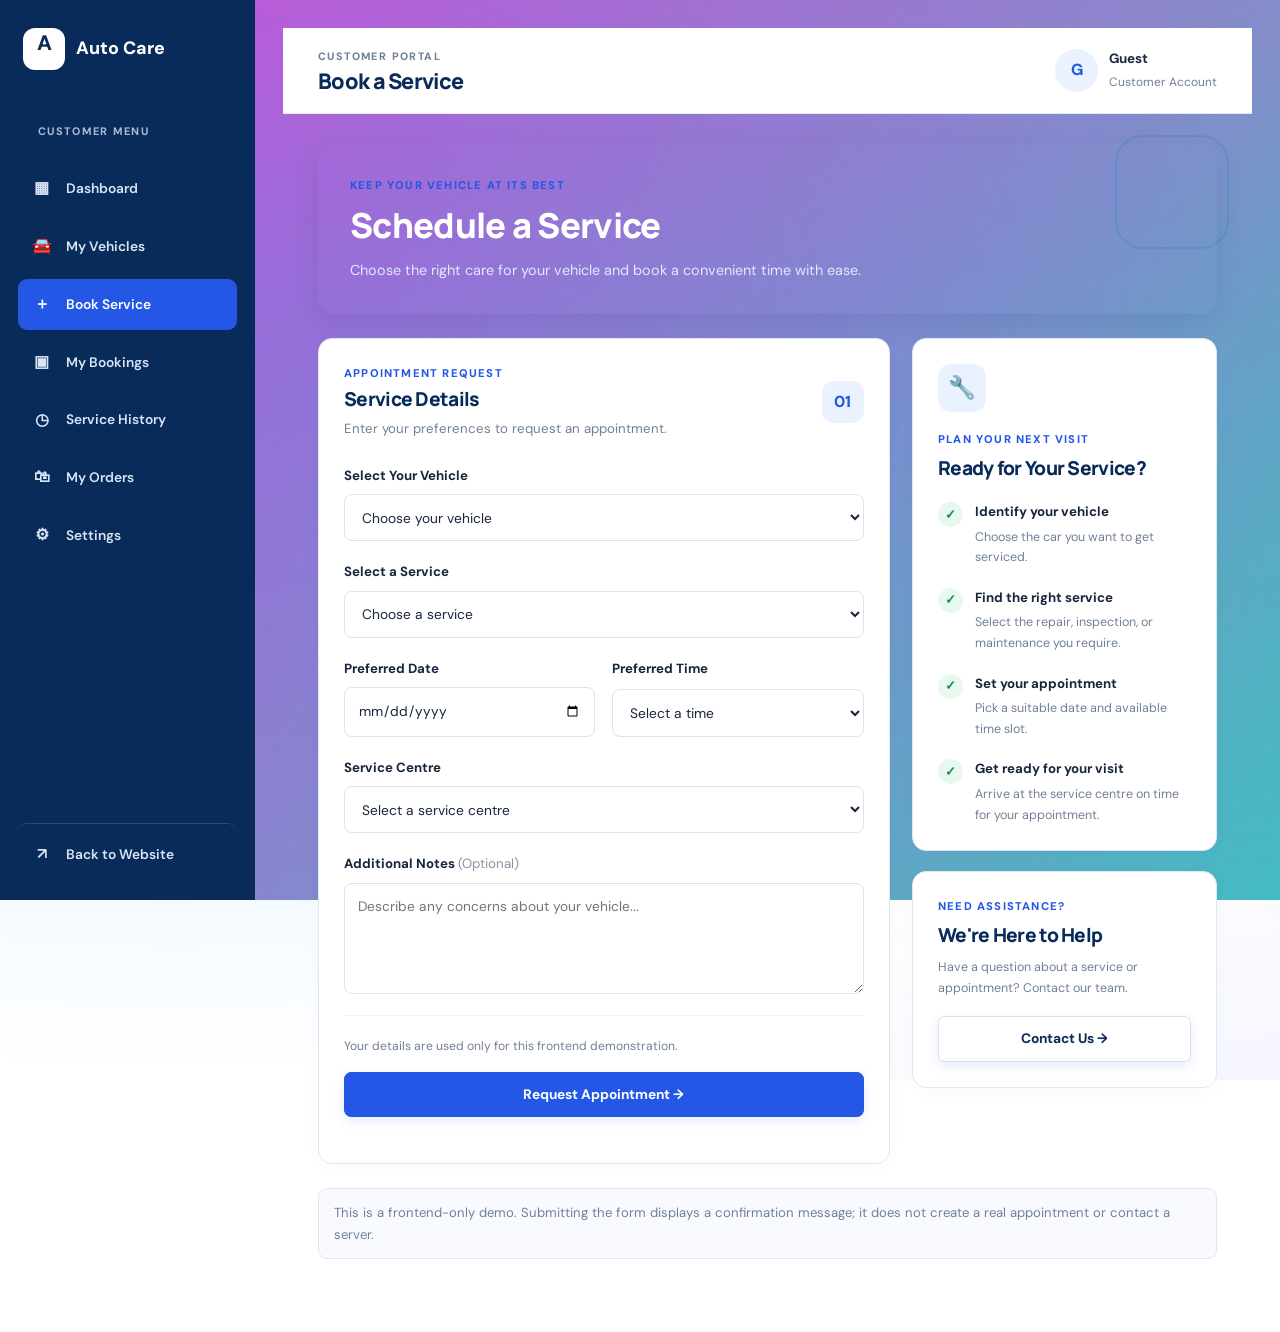
<file: book-service.html>
<!DOCTYPE html>
<html lang="en">
<head>
    <meta charset="UTF-8">
    <meta name="viewport" content="width=device-width, initial-scale=1.0">
    <title>Book a Service | Auto Care</title>
    <link rel="stylesheet" href="style.css">
    <script src="script.js" defer></script>
</head>
<body class="dashboard-page">

    <aside class="dashboard-sidebar" id="dashboardSidebar">
        <a href="index.html" class="dashboard-brand">
            <span class="dashboard-brand-mark">A</span>
            <span>Auto Care</span>
        </a>

        <p class="sidebar-label">CUSTOMER MENU</p>

        <nav class="dashboard-nav">
            <a href="dashboard.html"><span class="nav-icon">▦</span> Dashboard</a>
            <a href="vehicles.html"><span class="nav-icon">🚘</span> My Vehicles</a>
            <a href="book-service.html" class="active"><span class="nav-icon">＋</span> Book Service</a>
            <a href="bookings.html"><span class="nav-icon">▣</span> My Bookings</a>
            <a href="service-history.html"><span class="nav-icon">◷</span> Service History</a>
            <a href="orders.html"><span class="nav-icon">🛍</span> My Orders</a>
            <a href="settings.html"><span class="nav-icon">⚙</span> Settings</a>
        </nav>

        <a href="index.html" class="sidebar-logout">
            <span class="nav-icon">↗</span> Back to Website
        </a>
    </aside>

    <main class="dashboard-main">
        <header class="dashboard-topbar">
            <button class="dashboard-menu-toggle" id="dashboardMenuToggle"
                    aria-label="Toggle dashboard menu" aria-expanded="false">☰</button>

            <div class="topbar-title">
                <p class="topbar-label">CUSTOMER PORTAL</p>
                <h2>Book a Service</h2>
            </div>

            
            <div class="user-chip">
                <span class="avatar" id="userAvatar">GU</span>
                <div>
                    <strong id="loggedInUserName">Guest</strong>
                    <small>Customer Account</small>
                </div>
            </div>

        </header>

        <section class="dashboard-content">

            <div class="welcome-banner">
                <div>
                    <p class="eyebrow">KEEP YOUR VEHICLE AT ITS BEST</p>
                    <h1>Schedule a Service</h1>
                    <p>Choose the right care for your vehicle and book a convenient time with ease.</p>
                </div>
            </div>

            <div class="booking-layout">

                <form class="dashboard-card booking-form demo-form"
                      id="customerBookingForm"
                      data-success="Your demo service request has been submitted. No booking was sent to a server.">

                    <div class="dashboard-card-heading">
                        <div>
                            <p class="eyebrow">APPOINTMENT REQUEST</p>
                            <h2>Service Details</h2>
                            <p class="section-description">Enter your preferences to request an appointment.</p>
                        </div>
                        <span class="booking-step-number">01</span>
                    </div>

                    <div class="field">
                        <label for="bookingVehicle">Select Your Vehicle</label>
                        <select id="bookingVehicle" name="vehicle" required>
                            <option value="">Choose your vehicle</option>
                            <option>BMW M340i — TN 10 AB 1234</option>
                            <option>Porsche 911 — TN 10 CD 5678</option>
                        </select>
                    </div>

                    <div class="field">
                        <label for="bookingService">Select a Service</label>
                        <select id="bookingService" name="service" required>
                            <option value="">Choose a service</option>
                            <option>Oil Change &amp; General Checkup</option>
                            <option>Engine Diagnostics</option>
                            <option>Brake Inspection</option>
                            <option>Tyre &amp; Wheel Care</option>
                            <option>Car Detailing</option>
                            <option>Battery Check</option>
                        </select>
                    </div>

                    <div class="form-grid">
                        <div class="field">
                            <label for="bookingDate">Preferred Date</label>
                            <input id="bookingDate" type="date" name="date"
                                   min="2026-10-29" required>
                        </div>

                        <div class="field">
                            <label for="bookingTime">Preferred Time</label>
                            <select id="bookingTime" name="time" required>
                                <option value="">Select a time</option>
                                <option>09:00 AM</option>
                                <option>10:30 AM</option>
                                <option>12:00 PM</option>
                                <option>02:00 PM</option>
                                <option>04:00 PM</option>
                            </select>
                        </div>
                    </div>

                    <div class="field">
                        <label for="bookingLocation">Service Centre</label>
                        <select id="bookingLocation" name="location" required>
                            <option value="">Select a service centre</option>
                            <option>Auto Care Service Centre — Hyderabad</option>
                        </select>
                    </div>

                    <div class="field">
                        <label for="bookingNotes">Additional Notes <span class="optional-label">(Optional)</span></label>
                        <textarea id="bookingNotes" name="notes" rows="4"
                                  placeholder="Describe any concerns about your vehicle..."></textarea>
                    </div>

                    <div class="booking-form-footer">
                        <p>Your details are used only for this frontend demonstration.</p>
                        <button class="btn btn-primary btn-full" type="submit">
                            Request Appointment →
                        </button>
                    </div>

                    <p class="form-message" aria-live="polite"></p>
                </form>

                <aside class="booking-side-column">

                    <section class="dashboard-card booking-summary">
                        <div class="booking-summary-icon">🔧</div>
                        <p class="eyebrow">PLAN YOUR NEXT VISIT</p>
                        <h2>Ready for Your Service?</h2>
                    
                        <ul class="booking-check-list">
                            <li><span>✓</span><div><strong>Identify your vehicle</strong><p>Choose the car you want to get serviced.</p></div></li>
                            <li><span>✓</span><div><strong>Find the right service</strong><p>Select the repair, inspection, or maintenance you require.</p></div></li>
                            <li><span>✓</span><div><strong>Set your appointment</strong><p>Pick a suitable date and available time slot.</p></div></li>
                            <li><span>✓</span><div><strong>Get ready for your visit</strong><p>Arrive at the service centre on time for your appointment.</p></div></li>
                        </ul>
                    </section>

                    <section class="dashboard-card booking-help-card">
                        <p class="eyebrow">NEED ASSISTANCE?</p>
                        <h2>We're Here to Help</h2>
                        <p>Have a question about a service or appointment? Contact our team.</p>
                        <a href="contact.html" class="btn btn-outline btn-full">Contact Us →</a>
                    </section>

                </aside>
            </div>

            <p class="dashboard-demo-note">
                This is a frontend-only demo. Submitting the form displays a confirmation message;
                it does not create a real appointment or contact a server.
            </p>

        </section>
    </main>

</body>
</html>
</file>
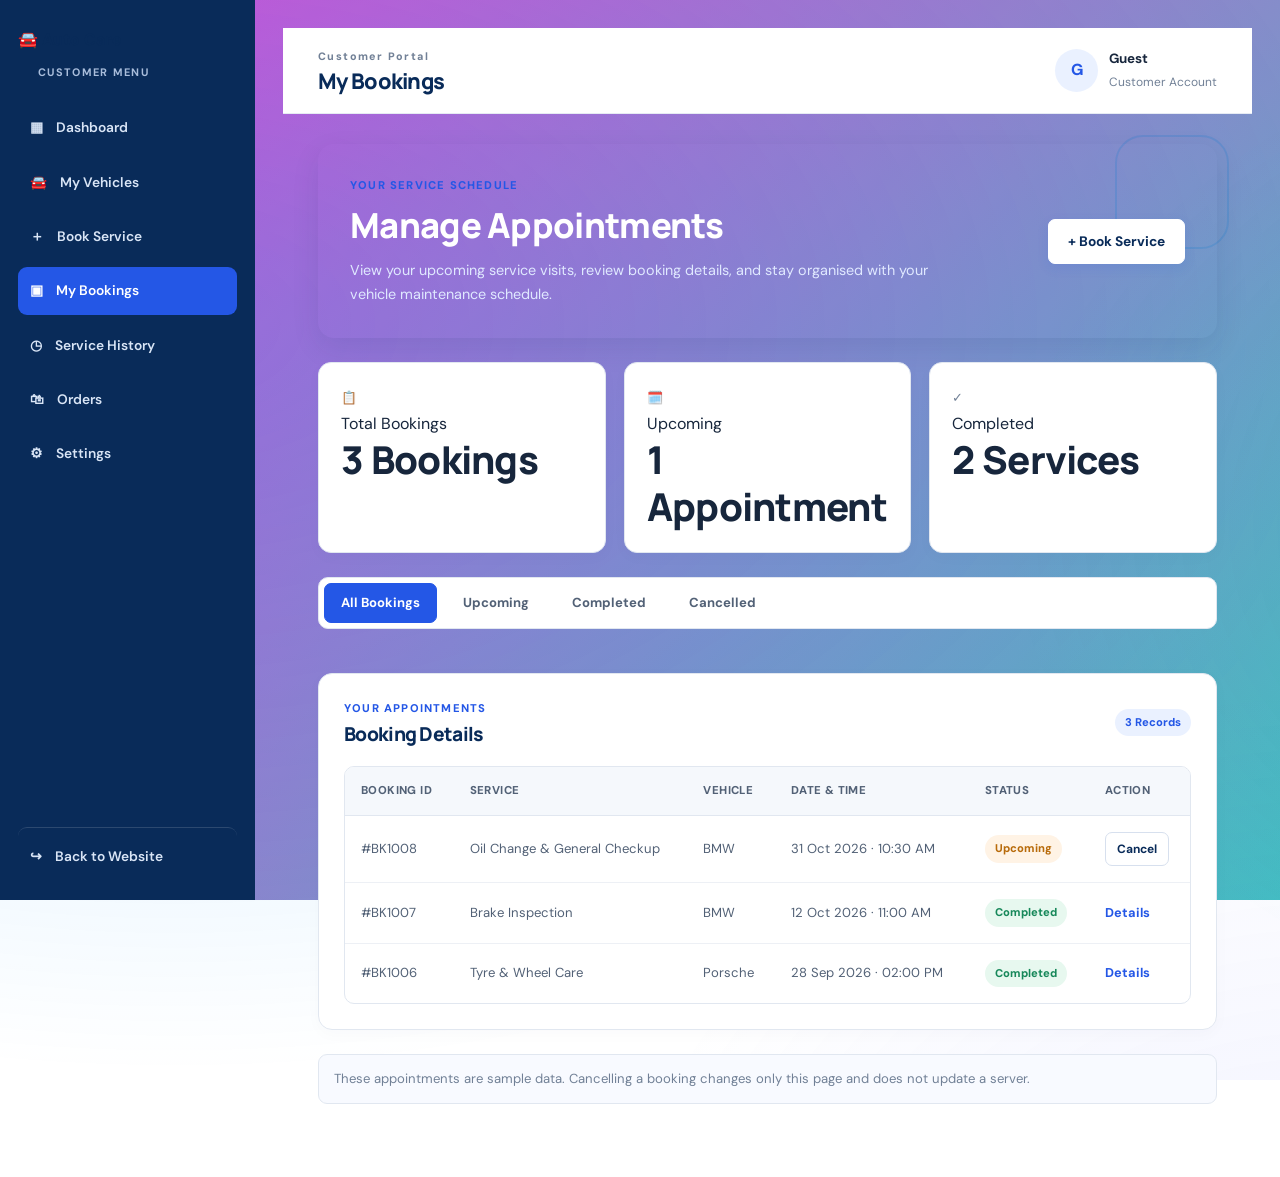
<file: bookings.html>
<!DOCTYPE html>
<html lang="en">
<head>
  <meta charset="UTF-8">
  <meta name="viewport" content="width=device-width, initial-scale=1.0">
  <meta name="description" content="Manage and track your Auto Care service appointments.">
  <title>My Bookings | Auto Care</title>
  <link rel="stylesheet" href="style.css">
  <script src="script.js" defer></script>
</head>
<body class="dashboard-page">

  <aside class="dashboard-sidebar" id="dashboardSidebar">
    <a href="index.html" class="brand">🚘 Auto Care</a>
    <p class="sidebar-label">CUSTOMER MENU</p>

    <nav class="dashboard-nav" aria-label="Customer navigation">
      <a href="dashboard.html">▦ <span>Dashboard</span></a>
      <a href="vehicles.html">🚘 <span>My Vehicles</span></a>
      <a href="book-service.html">＋ <span>Book Service</span></a>
      <a href="bookings.html" class="active" aria-current="page">▣ <span>My Bookings</span></a>
      <a href="service-history.html">◷ <span>Service History</span></a>
      <a href="orders.html">🛍 <span>Orders</span></a>
      <a href="settings.html">⚙ <span>Settings</span></a>
    </nav>

    <a href="index.html" class="sidebar-logout">↪ <span>Back to Website</span></a>
  </aside>

  <main class="dashboard-main">

    <header class="dashboard-topbar">
      <button class="menu-toggle" id="dashboardMenuToggle"
        aria-label="Open dashboard menu" aria-expanded="false">☰</button>

      <div>
        <p class="topbar-label">Customer Portal</p>
        <h2>My Bookings</h2>
      </div>

      
      <div class="user-chip">
          <span class="avatar" id="userAvatar">GU</span>
          <div>
              <strong id="loggedInUserName">Guest</strong>
              <small>Customer Account</small>
          </div>
      </div>

    </header>

    <section class="dashboard-content">

      <div class="welcome-banner">
        <div>
            <p class="eyebrow">YOUR SERVICE SCHEDULE</p>
            <h1>Manage Appointments</h1>
            <p>View your upcoming service visits, review booking details, and stay organised with your vehicle maintenance schedule.</p>
        </div>
        <a href="book-service.html" class="btn btn-primary">+ Book Service</a>
      </div>

      <div class="dashboard-stat-grid">
        <article class="stat-card">
          <span class="stat-icon">📋</span>
          <p>Total Bookings</p>
          <h2>3 Bookings</h2>
        </article>

        <article class="stat-card">
          <span class="stat-icon">🗓️</span>
          <p>Upcoming</p>
          <h2>1 Appointment</h2>
        </article>

        <article class="stat-card">
          <span class="stat-icon">✓</span>
          <p>Completed</p>
          <h2>2 Services</h2>
        </article>
      </div>

      <div class="filter-tabs" data-tabs>
        <button type="button" class="tab-button active" data-filter="all">All Bookings</button>
        <button type="button" class="tab-button" data-filter="Upcoming">Upcoming</button>
        <button type="button" class="tab-button" data-filter="Completed">Completed</button>
        <button type="button" class="tab-button" data-filter="Cancelled">Cancelled</button>
      </div>

      <section class="dashboard-card">
        <div class="card-heading">
          <div>
            <p class="eyebrow">YOUR APPOINTMENTS</p>
            <h2>Booking Details</h2>
          </div>
          <span class="status-badge status-blue">3 Records</span>
        </div>

        <div class="table-wrap">
          <table class="data-table">
            <thead>
              <tr>
                <th>Booking ID</th>
                <th>Service</th>
                <th>Vehicle</th>
                <th>Date &amp; Time</th>
                <th>Status</th>
                <th>Action</th>
              </tr>
            </thead>

            <tbody id="bookingRows">
              <tr data-status="Upcoming">
                <td>#BK1008</td>
                <td>Oil Change &amp; General Checkup</td>
                <td>BMW</td>
                <td>31 Oct 2026 · 10:30 AM</td>
                <td><span class="status-badge status-orange">Upcoming</span></td>
                <td><button type="button" class="text-link cancel-booking">Cancel</button></td>
              </tr>

              <tr data-status="Completed">
                <td>#BK1007</td>
                <td>Brake Inspection</td>
                <td>BMW</td>
                <td>12 Oct 2026 · 11:00 AM</td>
                <td><span class="status-badge status-green">Completed</span></td>
                <td><a href="service-history.html" class="text-link">Details</a></td>
              </tr>

              <tr data-status="Completed">
                <td>#BK1006</td>
                <td>Tyre &amp; Wheel Care</td>
                <td>Porsche</td>
                <td>28 Sep 2026 · 02:00 PM</td>
                <td><span class="status-badge status-green">Completed</span></td>
                <td><a href="service-history.html" class="text-link">Details</a></td>
              </tr>
            </tbody>
          </table>
        </div>

        <p id="bookingEmpty" class="empty-state" hidden>
          No bookings found in this category.
        </p>
      </section>

      <p class="demo-note">
        These appointments are sample data. Cancelling a booking changes only this page and does not update a server.
      </p>

    </section>
  </main>

</body>
</html>
</file>
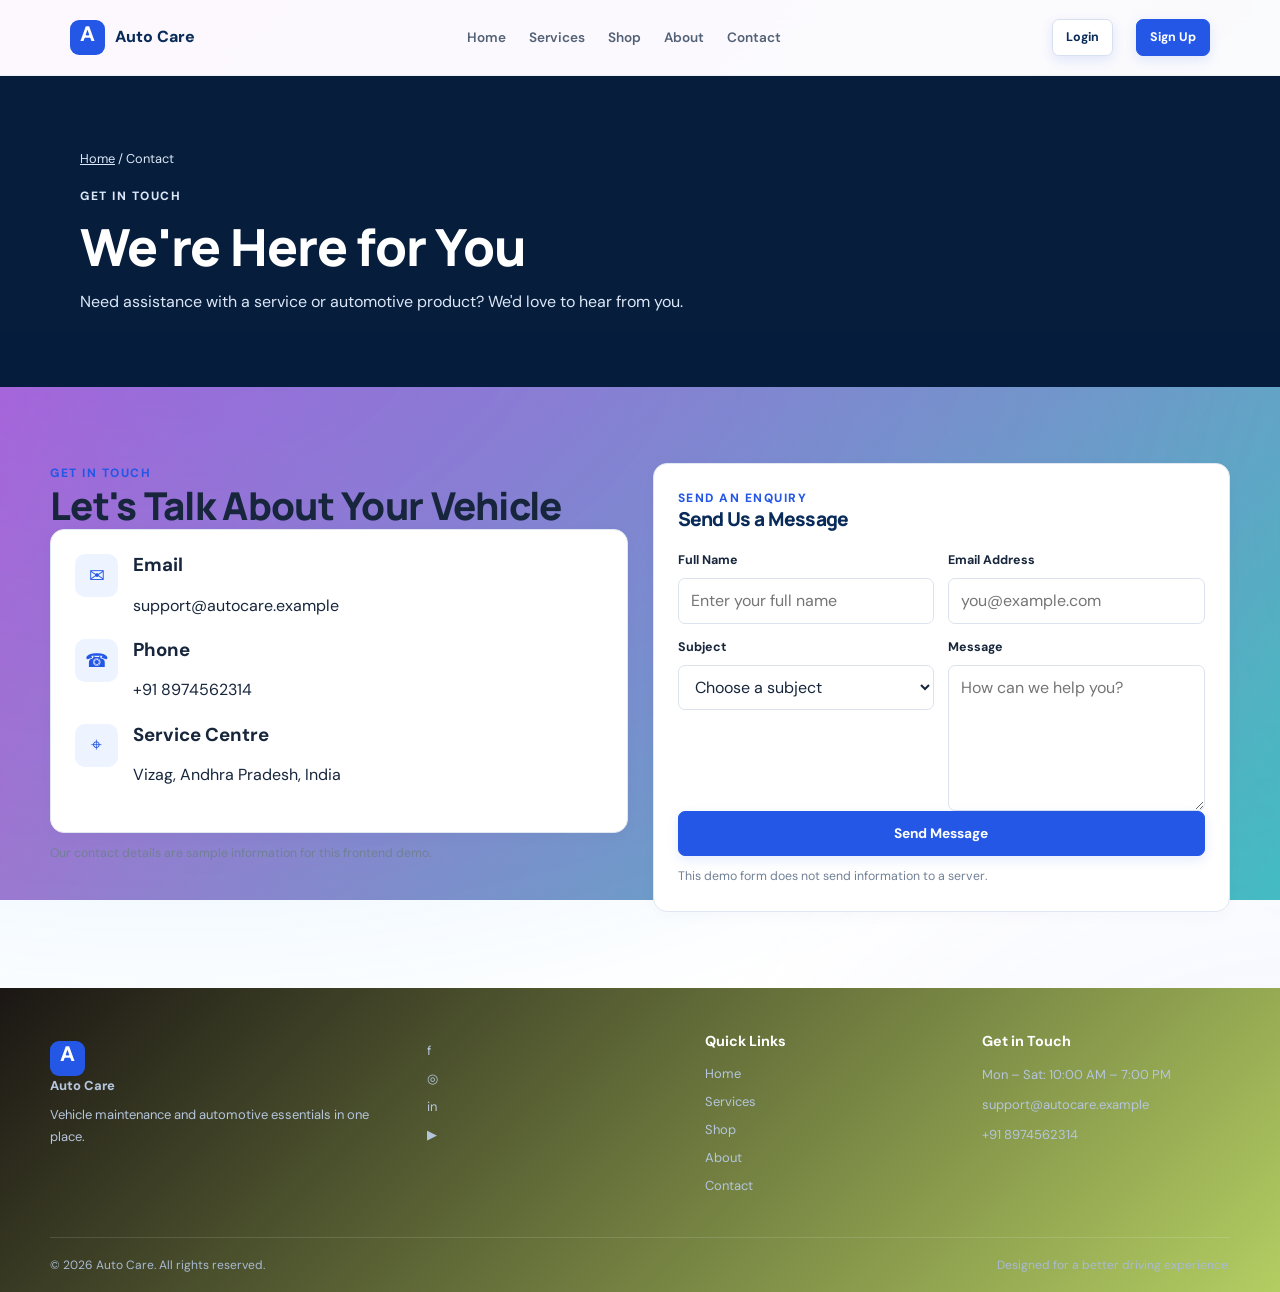
<file: contact.html>
<!DOCTYPE html>
<html lang="en">
<head>
    <meta charset="UTF-8">
    <meta name="viewport" content="width=device-width, initial-scale=1.0">
    <title>Contact Us | Auto Care</title>

    <link rel="preconnect" href="https://fonts.googleapis.com">
    <link rel="preconnect" href="https://fonts.gstatic.com" crossorigin>
    <link href="https://fonts.googleapis.com/css2?family=DM+Sans:wght@400;500;600;700&family=Manrope:wght@400;500;600;700;800&display=swap" rel="stylesheet">

    <link rel="stylesheet" href="style.css">
    <script src="script.js" defer></script>
</head>
<body>

    <header class="site-header">
        <div class="container header-inner">
            <a href="index.html" class="brand">
                <span class="brand-mark">A</span>
                <span>Auto Care</span>
            </a>

            <button class="menu-toggle" id="menuToggle"
                    aria-label="Toggle navigation" aria-expanded="false">☰</button>

            <nav class="main-nav" id="mainNav">
                <a href="index.html">Home</a>
                <a href="services.html">Services</a>
                <a href="shop.html">Shop</a>
                <a href="about.html">About</a>
                <a href="contact.html" class="active" aria-current="page">Contact</a>
            </nav>

            <div class="header-actions">
                <a href="login.html" class="btn btn-outline btn-small">Login</a>
                <a href="signup.html" class="btn btn-small">Sign Up</a>
            </div>
        </div>
    </header>

    <main>
        <section class="page-hero">
            <div class="container">
                <p class="crumb"><a href="index.html">Home</a> / Contact</p>
                <p class="eyebrow">GET IN TOUCH</p>
                <h1>We're Here for You</h1>
                <p>Need assistance with a service or automotive product? We'd love to hear from you.</p>
            </div>
        </section>

        <section class="section">
            <div class="container two-col">

                <div>
                    <p class="eyebrow">GET IN TOUCH</p>
                    <h2>Let's Talk About Your Vehicle</h2>
                    
                    <div class="panel">
                        <div class="contact-info-card">
                            <span class="feature-icon">✉</span>
                            <div>
                                <h3>Email</h3>
                                <p><a href="mailto:support@autocare.example">support@autocare.example</a></p>
                            </div>
                        </div>

                        <div class="contact-info-card">
                            <span class="feature-icon">☎</span>
                            <div>
                                <h3>Phone</h3>
                                <p><a href="tel:+918974562314">+91 8974562314</a></p>
                            </div>
                        </div>

                        <div class="contact-info-card">
                            <span class="feature-icon">⌖</span>
                            <div>
                                <h3>Service Centre</h3>
                                <p>Vizag, Andhra Pradesh, India</p>
                            </div>
                        </div>
                    </div>

                    <p class="form-note">
                        Our contact details are sample information for this frontend demo.
                    </p>
                </div>

                <div class="panel">
                    <div class="panel-head">
                        <div>
                            <p class="eyebrow">SEND AN ENQUIRY</p>
                            <h2>Send Us a Message</h2>
                        </div>
                    </div>

                    <form class="demo-form" data-success="Thanks! Your demo message has been recorded on this page.">
                        <div class="form-grid">
                            <div class="field">
                                <label for="contactName">Full Name</label>
                                <input id="contactName" name="name" type="text"
                                       placeholder="Enter your full name" required>
                            </div>

                            <div class="field">
                                <label for="contactEmail">Email Address</label>
                                <input id="contactEmail" name="email" type="email"
                                       placeholder="you@example.com" required>
                            </div>

                            <div class="field">
                                <label for="contactSubject">Subject</label>
                                <select id="contactSubject" name="subject" required>
                                    <option value="">Choose a subject</option>
                                    <option value="Service Enquiry">Service Enquiry</option>
                                    <option value="Product Enquiry">Product Enquiry</option>
                                    <option value="Booking Support">Booking Support</option>
                                    <option value="Other">Other</option>
                                </select>
                            </div>

                            <div class="field">
                                <label for="contactMessage">Message</label>
                                <textarea id="contactMessage" name="message" rows="5"
                                          placeholder="How can we help you?" required></textarea>
                            </div>
                        </div>

                        <button class="btn btn-full" type="submit">Send Message</button>
                        <p class="form-message" aria-live="polite"></p>
                        <p class="form-note">This demo form does not send information to a server.</p>
                    </form>
                </div>

            </div>
        </section>
    </main>

    <footer class="site-footer">
        <div class="container">
            <div class="footer-grid">
                <div>
                    <a href="index.html" class="brand">
                        <span class="brand-mark">A</span>
                        <span>Auto Care</span>
                    </a>
                    <p>Vehicle maintenance and automotive essentials in one place.</p>
                </div>

                 <div class="footer-socials">
                    <a href="https://www.facebook.com/" aria-label="Facebook">f</a>
                    <a href="https://www.instagram.com/" aria-label="Instagram">◎</a>
                    <a href="https://www.linkedin.com/" aria-label="LinkedIn">in</a>
                    <a href="https://www.youtube.com/" aria-label="YouTube">▶</a>
                </div>

                <div>
                    <h3>Quick Links</h3>
                    <a href="index.html">Home</a>
                    <a href="services.html">Services</a>
                    <a href="shop.html">Shop</a>
                    <a href="about.html">About</a>
                    <a href="contact.html">Contact</a>
                </div>

                

                 <div>
                    <h3>Get in Touch</h3>
                    <p>Mon – Sat: 10:00 AM – 7:00 PM</p>
                    <p>support@autocare.example</p>
                    <p>+91 8974562314</p>
                </div>
            </div>

            <div class="footer-bottom">
                <p>© <span data-year></span> Auto Care. All rights reserved.</p>
                <p>Designed for a better driving experience.</p>
            </div>
        </div>
    </footer>

</body>
</html>
</file>
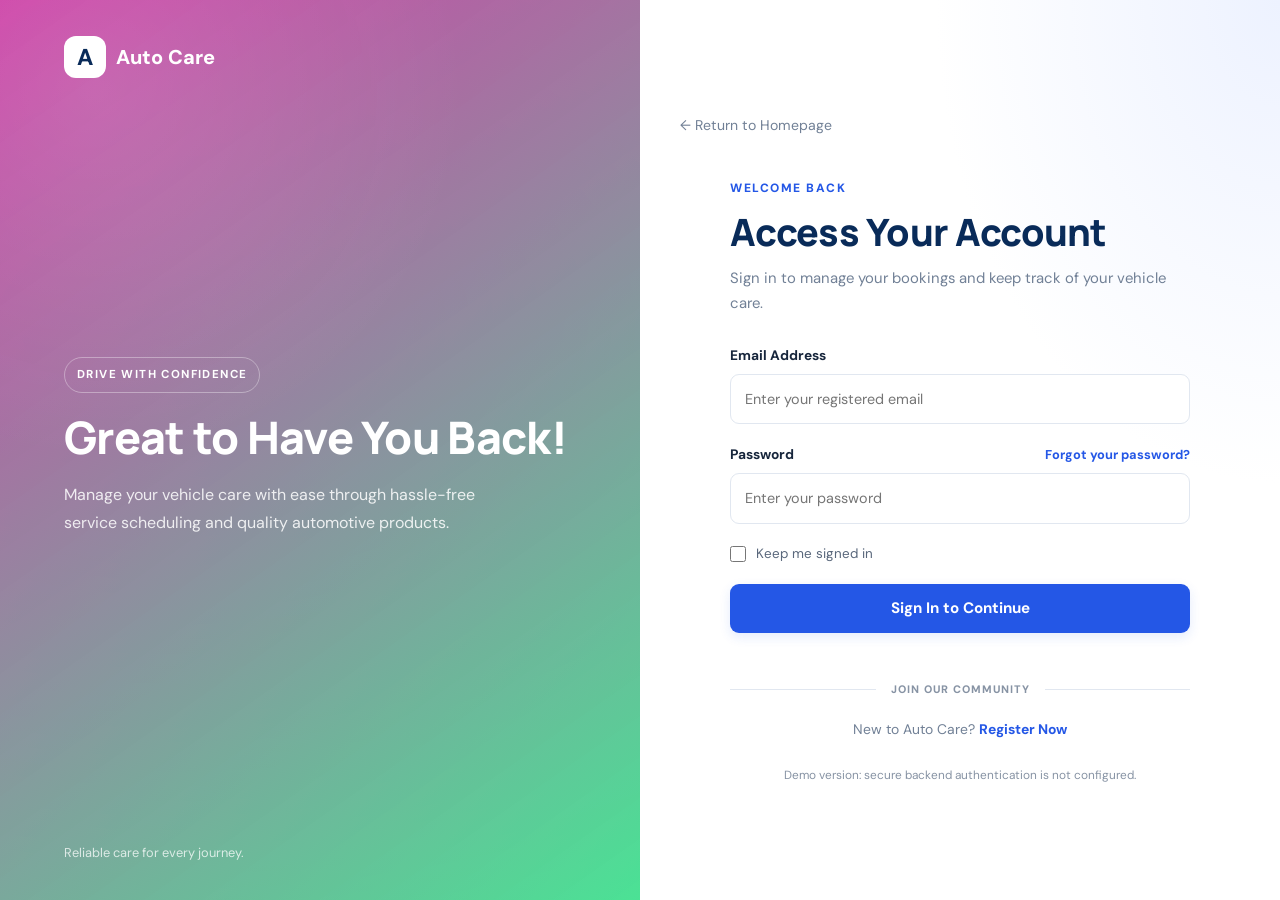
<file: login.html>
<!DOCTYPE html>
<html lang="en">
<head>
    <meta charset="UTF-8">
    <meta name="viewport" content="width=device-width, initial-scale=1.0">
    <title>Login | Auto Care</title>

    <link rel="preconnect" href="https://fonts.googleapis.com">
    <link rel="preconnect" href="https://fonts.gstatic.com" crossorigin>
    <link href="https://fonts.googleapis.com/css2?family=DM+Sans:wght@400;500;600;700&family=Manrope:wght@400;500;600;700;800&display=swap" rel="stylesheet">

    <link rel="stylesheet" href="style.css">
    <script src="script.js" defer></script>
</head>
<body class="auth-page">

    <main class="auth-layout">

        <section class="auth-visual">
            <a href="index.html" class="brand brand-light">
                <span class="brand-mark">A</span>
                <span>Auto Care</span>
            </a>

            <div class="auth-visual-content">
                <span class="auth-tag">DRIVE WITH CONFIDENCE</span>
                <h1>Great to Have You Back!</h1>
                <p>
                    Manage your vehicle care with ease through hassle-free
                    service scheduling and quality automotive products.
                </p>
                
               
            </div>

            <p class="auth-visual-footer">Reliable care for every journey.</p>
        </section>

        
        <section class="auth-form-wrap">
            <a href="index.html" class="auth-back">← Return to Homepage</a>
        
            <div class="auth-form-content">
                <p class="eyebrow">WELCOME BACK</p>
                <h2>Access Your Account</h2>
                <p class="auth-description">
                    Sign in to manage your bookings and keep track of your vehicle care.
                </p>
        
                <form class="auth-form demo-form"
                      data-redirect="dashboard.html"
                      data-success="Signed in for this frontend demo.">
        
                    <div class="field">
                        <label for="loginEmail">Email Address</label>
                        <input
                            id="loginEmail"
                            type="email"
                            name="email"
                            placeholder="Enter your registered email"
                            autocomplete="email"
                            required>
                    </div>
        
                    <div class="field">
                        <div class="password-label-row">
                            <label for="loginPassword">Password</label>
                            <a href="forgot-password.html">Forgot your password?</a>
                        </div>
                        <input
                            id="loginPassword"
                            type="password"
                            name="password"
                            placeholder="Enter your password"
                            autocomplete="current-password"
                            required>
                    </div>
        
                    <label class="auth-checkbox">
                        <input type="checkbox" name="remember">
                        <span>Keep me signed in</span>
                    </label>
        
                    <button type="submit" class="btn btn-full">
                        Sign In to Continue
                    </button>
        
                    <p class="form-message" aria-live="polite"></p>
                </form>
        
                <div class="auth-separator">
                    <span>JOIN OUR COMMUNITY</span>
                </div>
        
                <p class="auth-switch">
                    New to Auto Care?
                    <a href="signup.html">Register Now</a>
                </p>
        
                <p class="auth-demo-note">
                    Demo version: secure backend authentication is not configured.
                </p>
            </div>
        </section>
        
        
     </main>
        
</body>
</html>
</file>
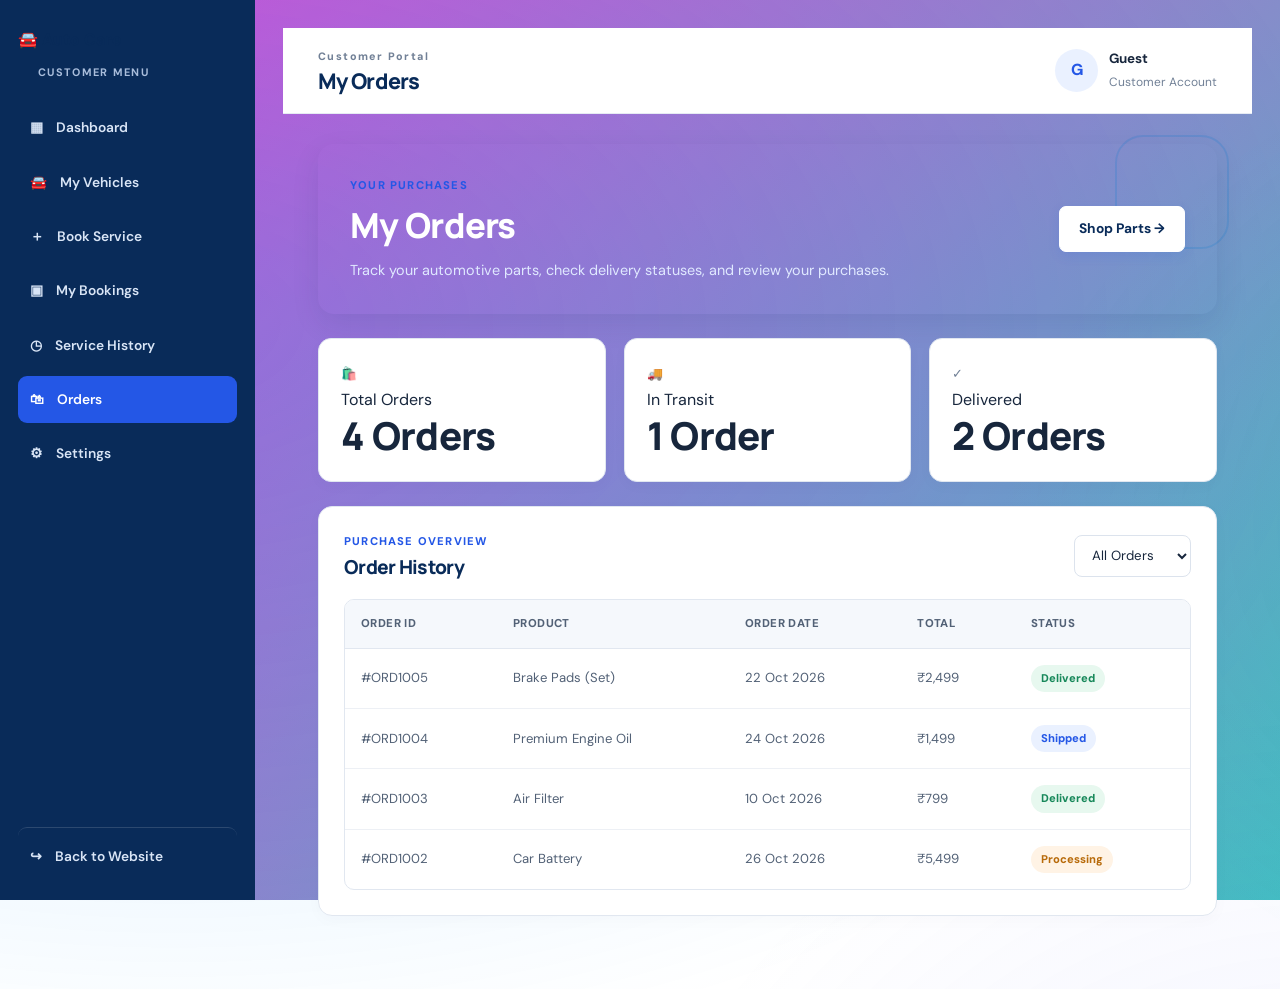
<file: orders.html>
<!DOCTYPE html>
<html lang="en">
<head>
  <meta charset="UTF-8">
  <meta name="viewport" content="width=device-width, initial-scale=1.0">
  <meta name="description" content="Track your Auto Care automotive parts orders and delivery status.">
  <title>My Orders | Auto Care</title>
  <link rel="stylesheet" href="style.css">
  <script src="script.js" defer></script>
</head>
<body class="dashboard-page">

  <aside class="dashboard-sidebar" id="dashboardSidebar">
    <a href="index.html" class="brand">🚘 Auto Care</a>
    <p class="sidebar-label">CUSTOMER MENU</p>

    <nav class="dashboard-nav" aria-label="Customer navigation">
      <a href="dashboard.html">▦ <span>Dashboard</span></a>
      <a href="vehicles.html">🚘 <span>My Vehicles</span></a>
      <a href="book-service.html">＋ <span>Book Service</span></a>
      <a href="bookings.html">▣ <span>My Bookings</span></a>
      <a href="service-history.html">◷ <span>Service History</span></a>
      <a href="orders.html" class="active" aria-current="page">🛍 <span>Orders</span></a>
      <a href="settings.html">⚙ <span>Settings</span></a>
    </nav>

    <a href="index.html" class="sidebar-logout">↪ <span>Back to Website</span></a>
  </aside>

  <main class="dashboard-main">

    <header class="dashboard-topbar">
      <button class="menu-toggle" id="dashboardMenuToggle"
        aria-label="Open dashboard menu" aria-expanded="false">☰</button>

      <div>
        <p class="topbar-label">Customer Portal</p>
        <h2>My Orders</h2>
      </div>

      
      <div class="user-chip">
          <span class="avatar" id="userAvatar">GU</span>
          <div>
              <strong id="loggedInUserName">Guest</strong>
              <small>Customer Account</small>
          </div>
      </div>

    </header>

    <section class="dashboard-content">

      <div class="welcome-banner">
        <div>
          <p class="eyebrow">YOUR PURCHASES</p>
          <h1>My Orders</h1>
          <p>Track your automotive parts, check delivery statuses, and review your purchases.</p>
        </div>
        <a href="shop.html" class="btn btn-primary">Shop Parts →</a>
      </div>

      <div class="dashboard-stat-grid">
        <article class="stat-card">
          <span class="stat-icon">🛍️</span>
          <p>Total Orders</p>
          <h2>4 Orders</h2>
        </article>

        <article class="stat-card">
          <span class="stat-icon">🚚</span>
          <p>In Transit</p>
          <h2>1 Order</h2>
        </article>

        <article class="stat-card">
          <span class="stat-icon">✓</span>
          <p>Delivered</p>
          <h2>2 Orders</h2>
        </article>
      </div>

      <section class="dashboard-card">
        <div class="card-heading">
          <div>
            <p class="eyebrow">PURCHASE OVERVIEW</p>
            <h2>Order History</h2>
          </div>

          <select id="orderStatusFilter" aria-label="Filter orders by status">
            <option value="all">All Orders</option>
            <option value="Delivered">Delivered</option>
            <option value="Shipped">Shipped</option>
            <option value="Processing">Processing</option>
          </select>
        </div>

        <div class="table-wrap">
          <table class="data-table">
            <thead>
              <tr>
                <th>Order ID</th>
                <th>Product</th>
                <th>Order Date</th>
                <th>Total</th>
                <th>Status</th>
              </tr>
            </thead>

            <tbody id="orderRows">
              <tr data-status="Delivered">
                <td>#ORD1005</td>
                <td>Brake Pads (Set)</td>
                <td>22 Oct 2026</td>
                <td>₹2,499</td>
                <td><span class="status-badge status-green">Delivered</span></td>
              </tr>

              <tr data-status="Shipped">
                <td>#ORD1004</td>
                <td>Premium Engine Oil</td>
                <td>24 Oct 2026</td>
                <td>₹1,499</td>
                <td><span class="status-badge status-blue">Shipped</span></td>
              </tr>

              <tr data-status="Delivered">
                <td>#ORD1003</td>
                <td>Air Filter</td>
                <td>10 Oct 2026</td>
                <td>₹799</td>
                <td><span class="status-badge status-green">Delivered</span></td>
              </tr>

              <tr data-status="Processing">
                <td>#ORD1002</td>
                <td>Car Battery</td>
                <td>26 Oct 2026</td>
                <td>₹5,499</td>
                <td><span class="status-badge status-orange">Processing</span></td>
              </tr>

              
            </tbody>
          </table>
        </div>

        <p id="ordersEmpty" class="empty-state" hidden>
          No orders found for this status.
        </p>
      </section>

     

    </section>
  </main>

</body>
</html>
</file>
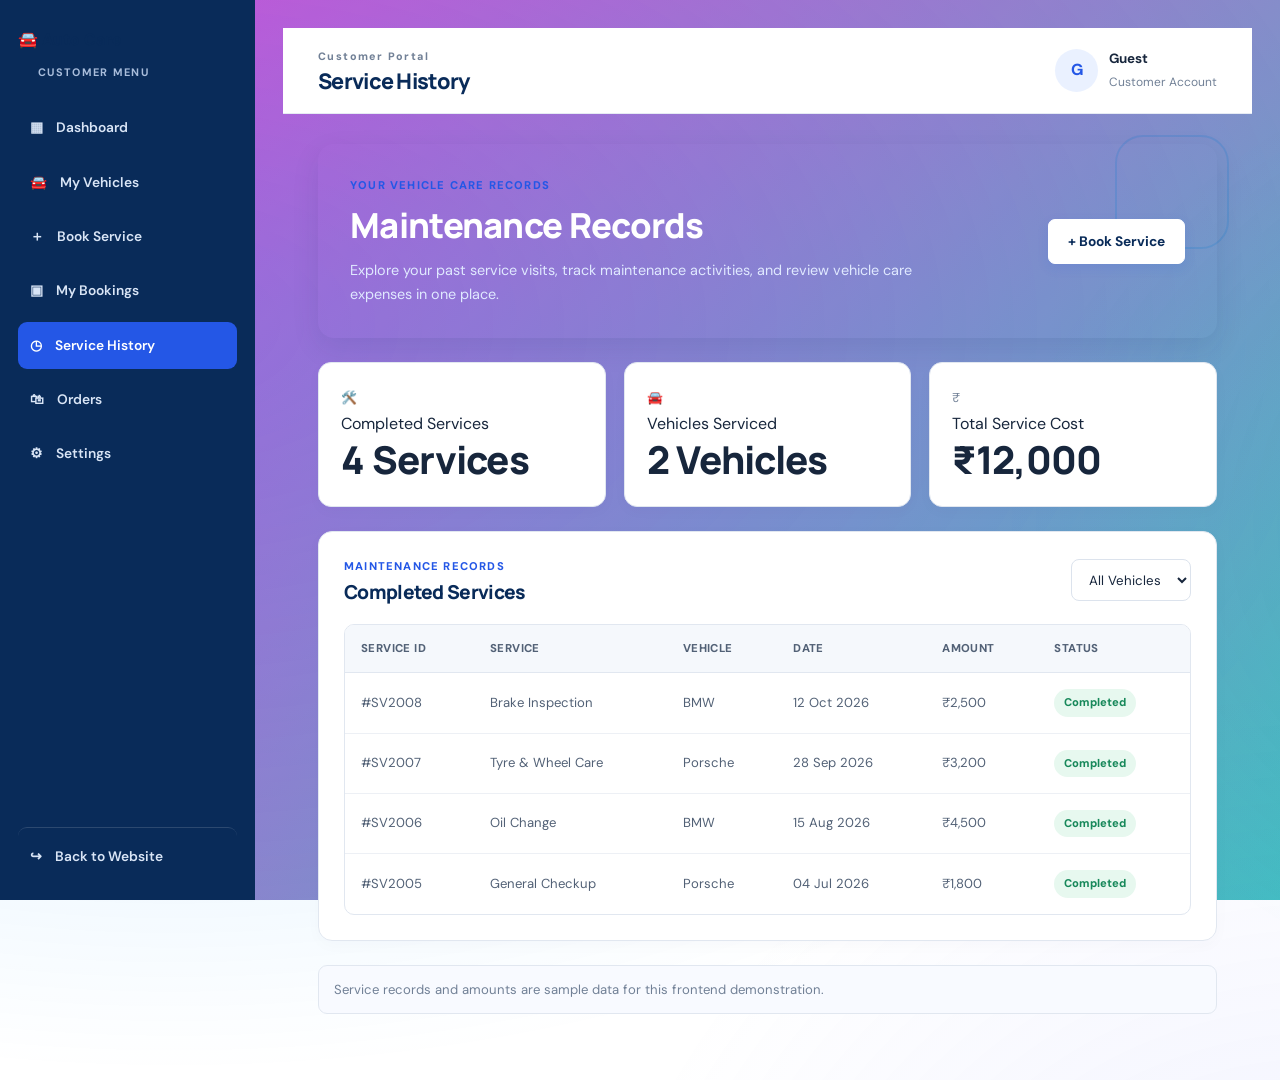
<file: service-history.html>
<!DOCTYPE html>
<html lang="en">
<head>
  <meta charset="UTF-8">
  <meta name="viewport" content="width=device-width, initial-scale=1.0">
  <meta name="description" content="Review your Auto Care vehicle maintenance and service history.">
  <title>Service History | Auto Care</title>
  <link rel="stylesheet" href="style.css">
  <script src="script.js" defer></script>
</head>
<body class="dashboard-page">

  <aside class="dashboard-sidebar" id="dashboardSidebar">
    <a href="index.html" class="brand">🚘 Auto Care</a>
    <p class="sidebar-label">CUSTOMER MENU</p>

    <nav class="dashboard-nav" aria-label="Customer navigation">
      <a href="dashboard.html">▦ <span>Dashboard</span></a>
      <a href="vehicles.html">🚘 <span>My Vehicles</span></a>
      <a href="book-service.html">＋ <span>Book Service</span></a>
      <a href="bookings.html">▣ <span>My Bookings</span></a>
      <a href="service-history.html" class="active" aria-current="page">◷ <span>Service History</span></a>
      <a href="orders.html">🛍 <span>Orders</span></a>
      <a href="settings.html">⚙ <span>Settings</span></a>
    </nav>

    <a href="index.html" class="sidebar-logout">↪ <span>Back to Website</span></a>
  </aside>

  <main class="dashboard-main">

    <header class="dashboard-topbar">
      <button class="menu-toggle" id="dashboardMenuToggle"
        aria-label="Open dashboard menu" aria-expanded="false">☰</button>

      <div>
        <p class="topbar-label">Customer Portal</p>
        <h2>Service History</h2>
      </div>

      
      <div class="user-chip">
          <span class="avatar" id="userAvatar">GU</span>
          <div>
              <strong id="loggedInUserName">Guest</strong>
              <small>Customer Account</small>
          </div>
      </div>

    </header>

    <section class="dashboard-content">

      <div class="welcome-banner">
        <div>
            <p class="eyebrow">YOUR VEHICLE CARE RECORDS</p>
            <h1>Maintenance Records</h1>
            <p>Explore your past service visits, track maintenance activities, and review vehicle care expenses in one place.</p>
        </div>
        <a href="book-service.html" class="btn btn-primary">+ Book Service</a>
      </div>

      <div class="dashboard-stat-grid">
        <article class="stat-card">
          <span class="stat-icon">🛠️</span>
          <p>Completed Services</p>
          <h2>4 Services</h2>
        </article>

        <article class="stat-card">
          <span class="stat-icon">🚘</span>
          <p>Vehicles Serviced</p>
          <h2>2 Vehicles</h2>
        </article>

        <article class="stat-card">
          <span class="stat-icon">₹</span>
          <p>Total Service Cost</p>
          <h2>₹12,000</h2>
        </article>
      </div>

      <section class="dashboard-card">
        <div class="card-heading">
          <div>
            <p class="eyebrow">MAINTENANCE RECORDS</p>
            <h2>Completed Services</h2>
          </div>

          <select id="historyVehicleFilter" aria-label="Filter service history by vehicle">
            <option value="all">All Vehicles</option>
            <option value="BMW">BMW</option>
            <option value="Porsche">Porsche</option>
          </select>
        </div>

        <div class="table-wrap">
          <table class="data-table">
            <thead>
              <tr>
                <th>Service ID</th>
                <th>Service</th>
                <th>Vehicle</th>
                <th>Date</th>
                <th>Amount</th>
                <th>Status</th>
              </tr>
            </thead>

            <tbody id="historyRows">
              <tr data-vehicle="BMW">
                <td>#SV2008</td>
                <td>Brake Inspection</td>
                <td>BMW</td>
                <td>12 Oct 2026</td>
                <td>₹2,500</td>
                <td><span class="status-badge status-green">Completed</span></td>
              </tr>

              <tr data-vehicle="Porsche">
                <td>#SV2007</td>
                <td>Tyre &amp; Wheel Care</td>
                <td>Porsche</td>
                <td>28 Sep 2026</td>
                <td>₹3,200</td>
                <td><span class="status-badge status-green">Completed</span></td>
              </tr>

              <tr data-vehicle="BMW">
                <td>#SV2006</td>
                <td>Oil Change</td>
                <td>BMW</td>
                <td>15 Aug 2026</td>
                <td>₹4,500</td>
                <td><span class="status-badge status-green">Completed</span></td>
              </tr>

              <tr data-vehicle="Porsche">
                <td>#SV2005</td>
                <td>General Checkup</td>
                <td>Porsche</td>
                <td>04 Jul 2026</td>
                <td>₹1,800</td>
                <td><span class="status-badge status-green">Completed</span></td>
              </tr>
            </tbody>
          </table>
        </div>

        <p id="historyEmpty" class="empty-state" hidden>
          No service records found for this vehicle.
        </p>
      </section>

      <p class="demo-note">
        Service records and amounts are sample data for this frontend demonstration.
      </p>

    </section>
  </main>

</body>
</html>
</file>
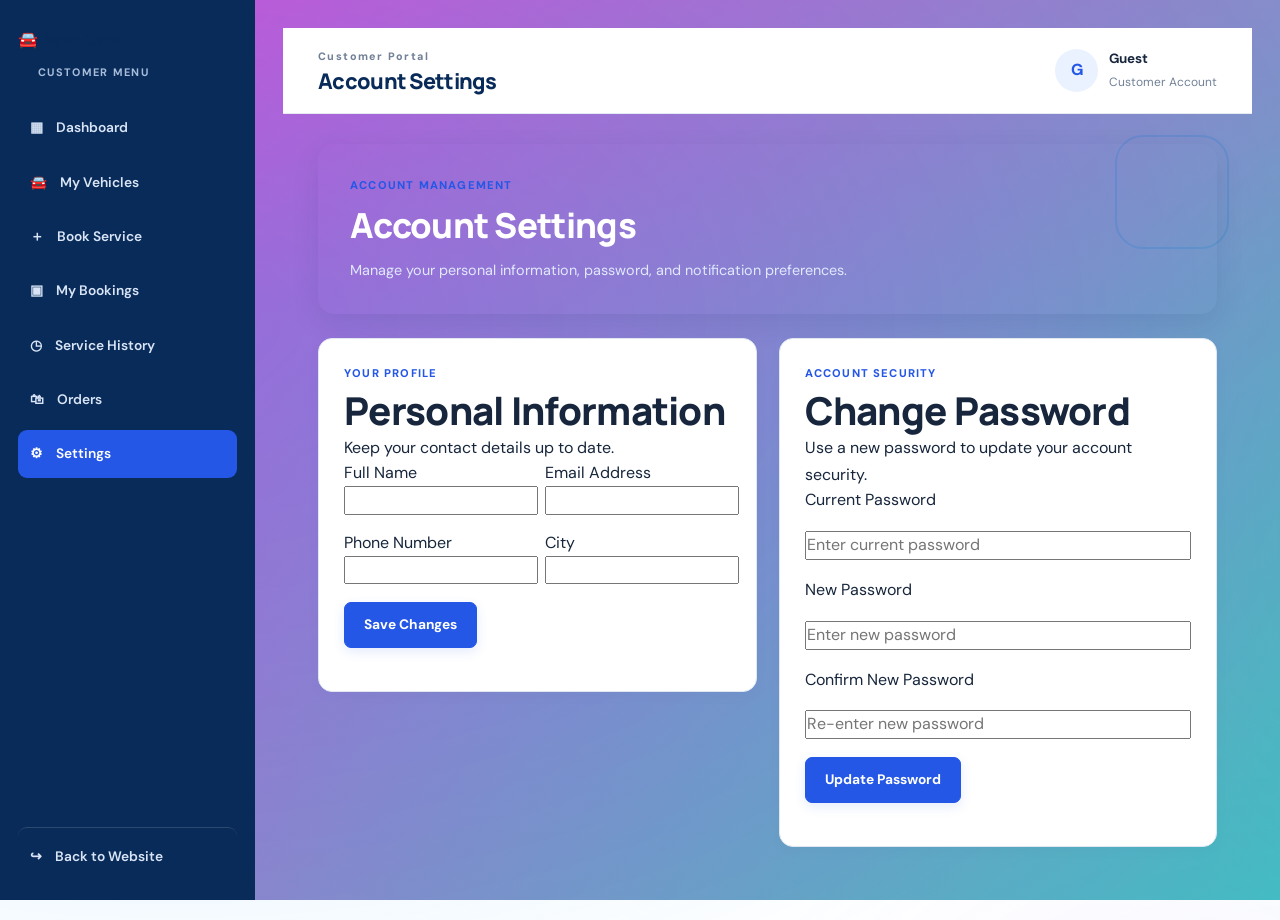
<file: settings.html>
<!DOCTYPE html>
<html lang="en">
<head>
  <meta charset="UTF-8">
  <meta name="viewport" content="width=device-width, initial-scale=1.0">
  <meta name="description" content="Manage your Auto Care customer profile, security, and notification preferences.">
  <title>Account Settings | Auto Care</title>
  <link rel="stylesheet" href="style.css">
  <script src="script.js" defer></script>
</head>
<body class="dashboard-page">

  <aside class="dashboard-sidebar" id="dashboardSidebar">
    <a href="index.html" class="brand">🚘 Auto Care</a>
    <p class="sidebar-label">CUSTOMER MENU</p>

    <nav class="dashboard-nav" aria-label="Customer navigation">
      <a href="dashboard.html">▦ <span>Dashboard</span></a>
      <a href="vehicles.html">🚘 <span>My Vehicles</span></a>
      <a href="book-service.html">＋ <span>Book Service</span></a>
      <a href="bookings.html">▣ <span>My Bookings</span></a>
      <a href="service-history.html">◷ <span>Service History</span></a>
      <a href="orders.html">🛍 <span>Orders</span></a>
      <a href="settings.html" class="active" aria-current="page">⚙ <span>Settings</span></a>
    </nav>

    <a href="index.html" class="sidebar-logout">↪ <span>Back to Website</span></a>
  </aside>

  <main class="dashboard-main">

    <header class="dashboard-topbar">
      <button class="menu-toggle" id="dashboardMenuToggle"
        aria-label="Open dashboard menu" aria-expanded="false">☰</button>

      <div>
        <p class="topbar-label">Customer Portal</p>
        <h2>Account Settings</h2>
      </div>

      
      <div class="user-chip">
          <span class="avatar" id="userAvatar">GU</span>
          <div>
              <strong id="loggedInUserName">Guest</strong>
              <small>Customer Account</small>
          </div>
      </div>

    </header>

    <section class="dashboard-content">

      <div class="welcome-banner">
        <div>
          <p class="eyebrow">ACCOUNT MANAGEMENT</p>
          <h1>Account Settings</h1>
          <p>Manage your personal information, password, and notification preferences.</p>
        </div>
      </div>

      <div class="settings-layout">

        <section class="dashboard-card">
          <p class="eyebrow">YOUR PROFILE</p>
          <h2>Personal Information</h2>
          <p>Keep your contact details up to date.</p>

          <form class="demo-form" data-success="Your profile changes were submitted in this demo.">
            <div class="form-grid">
              <div>
                <label for="settingsName">Full Name</label>
                <input id="settingsName" name="name" type="text"
                  autocomplete="name" required>
              </div>

              <div>
                <label for="settingsEmail">Email Address</label>
                <input id="settingsEmail" name="email" type="email"
                  autocomplete="email" required>
              </div>

              <div>
                <label for="settingsPhone">Phone Number</label>
                <input id="settingsPhone" name="phone" type="tel"
                  autocomplete="tel" required>
              </div>

              <div>
                <label for="settingsCity">City</label>
                <input id="settingsCity" name="city" type="text"
                  autocomplete="address-level2">
              </div>
            </div>

            <button type="submit" class="btn btn-primary">Save Changes</button>
            <p class="form-message" aria-live="polite"></p>
          </form>
        </section>

        <section class="dashboard-card">
          <p class="eyebrow">ACCOUNT SECURITY</p>
          <h2>Change Password</h2>
          <p>Use a new password to update your account security.</p>

          <form class="demo-form"
            data-success="Password change was demonstrated only. Your password has not been changed.">

            <label for="currentPassword">Current Password</label>
            <input id="currentPassword" type="password"
              name="currentPassword" autocomplete="current-password"
              placeholder="Enter current password" required>

            <label for="newPassword">New Password</label>
            <input id="newPassword" type="password"
              name="newPassword" autocomplete="new-password"
              minlength="6" placeholder="Enter new password" required>

            <label for="confirmNewPassword">Confirm New Password</label>
            <input id="confirmNewPassword" type="password"
              name="confirmPassword" autocomplete="new-password"
              minlength="6" placeholder="Re-enter new password" required>

            <button type="submit" class="btn btn-primary">Update Password</button>
            <p class="form-message" aria-live="polite"></p>
          </form>
        </section>

        
      </div>

    </section>
  </main>

</body>
</html>
</file>
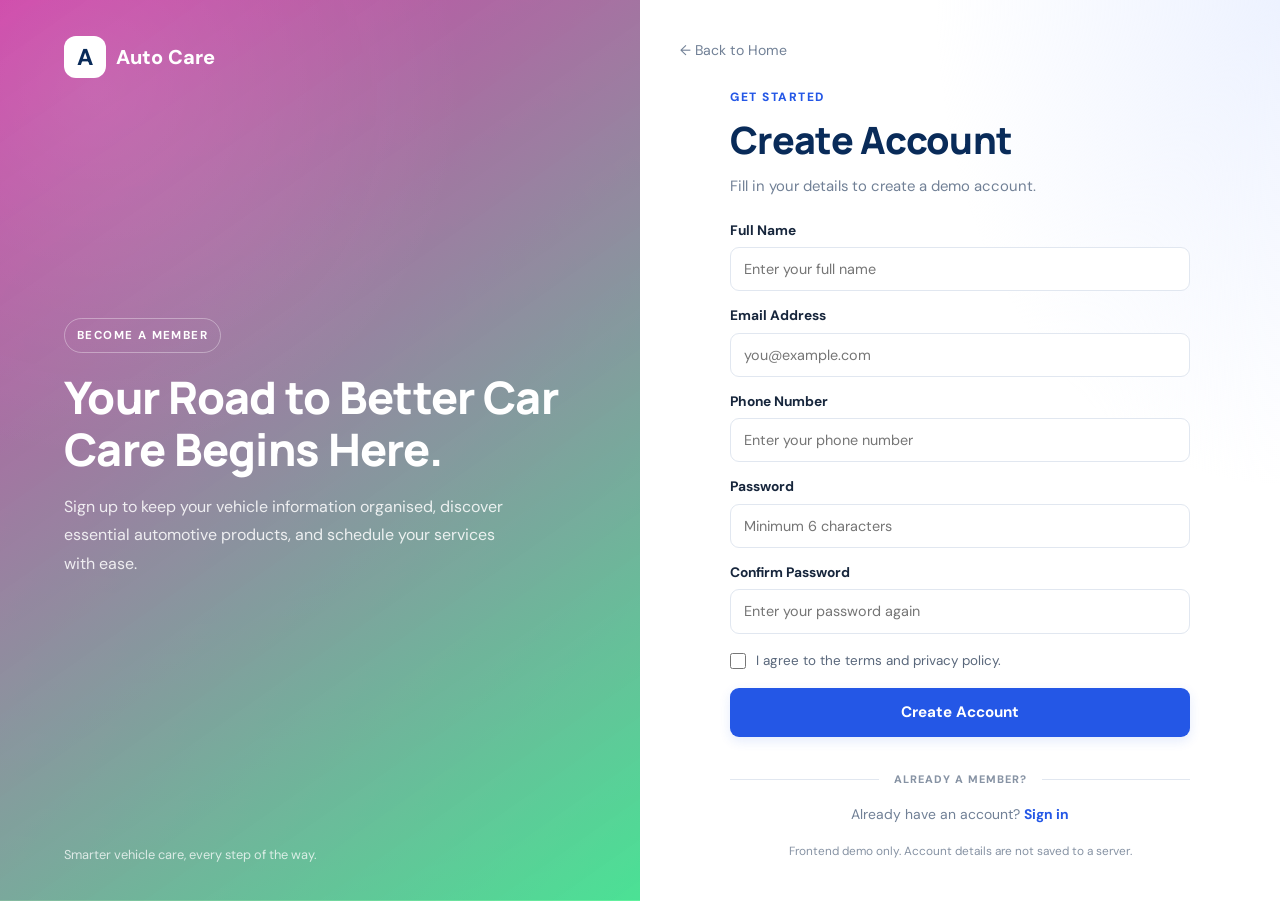
<file: signup.html>
<!DOCTYPE html>
<html lang="en">
<head>
    <meta charset="UTF-8">
    <meta name="viewport" content="width=device-width, initial-scale=1.0">
    <title>Create Account | Auto Care</title>

    <link rel="preconnect" href="https://fonts.googleapis.com">
    <link rel="preconnect" href="https://fonts.gstatic.com" crossorigin>
    <link href="https://fonts.googleapis.com/css2?family=DM+Sans:wght@400;500;600;700&family=Manrope:wght@400;500;600;700;800&display=swap" rel="stylesheet">

    <link rel="stylesheet" href="style.css">
    <script src="script.js" defer></script>
</head>
<body class="auth-page">

    <main class="auth-layout auth-signup-layout">

        <section class="auth-visual signup-visual">
            <a href="index.html" class="brand brand-light">
                <span class="brand-mark">A</span>
                <span>Auto Care</span>
            </a>

          <div class="auth-visual-content">
              <span class="auth-tag">BECOME A MEMBER</span>
              <h1>Your Road to Better Car Care Begins Here.</h1>
              <p>
                  Sign up to keep your vehicle information organised,
                  discover essential automotive products, and schedule
                  your services with ease.
              </p>
          </div>
          
          <p class="auth-visual-footer">Smarter vehicle care, every step of the way.</p>
        </section>

        <section class="auth-form-wrap auth-signup-form-wrap">
            <a href="index.html" class="auth-back">← Back to Home</a>

            <div class="auth-form-content">
                <p class="eyebrow">GET STARTED</p>
                <h2>Create Account</h2>
                <p class="auth-description">
                    Fill in your details to create a demo account.
                </p>

                <form class="auth-form demo-form"
                      data-redirect="dashboard.html"
                      data-success="Your demo account has been created.">

                    <div class="field">
                        <label for="signupName">Full Name</label>
                        <input
                            id="signupName"
                            type="text"
                            name="name"
                            placeholder="Enter your full name"
                            autocomplete="name"
                            required>
                    </div>

                    <div class="field">
                        <label for="signupEmail">Email Address</label>
                        <input
                            id="signupEmail"
                            type="email"
                            name="email"
                            placeholder="you@example.com"
                            autocomplete="email"
                            required>
                    </div>

                    <div class="field">
                        <label for="signupPhone">Phone Number</label>
                        <input
                            id="signupPhone"
                            type="tel"
                            name="phone"
                            pattern="[0-9+() -]{8,16}"
                            placeholder="Enter your phone number"
                            autocomplete="tel"
                            required>
                    </div>

                    <div class="field">
                        <label for="signupPassword">Password</label>
                        <input
                            id="signupPassword"
                            type="password"
                            name="password"
                            minlength="6"
                            placeholder="Minimum 6 characters"
                            autocomplete="new-password"
                            required>
                    </div>

                    <div class="field">
                        <label for="signupConfirm">Confirm Password</label>
                        <input
                            id="signupConfirm"
                            type="password"
                            name="confirmPassword"
                            minlength="6"
                            placeholder="Enter your password again"
                            autocomplete="new-password"
                            required>
                    </div>

                    <label class="auth-checkbox auth-terms">
                        <input type="checkbox" name="terms" required>
                        <span>I agree to the terms and privacy policy.</span>
                    </label>

                    <button type="submit" class="btn btn-full">
                        Create Account
                    </button>

                    <p class="form-message" aria-live="polite"></p>
                </form>

                <div class="auth-separator">
                    <span>ALREADY A MEMBER?</span>
                </div>

                <p class="auth-switch">
                    Already have an account?
                    <a href="login.html">Sign in</a>
                </p>

                <p class="auth-demo-note">
                    Frontend demo only. Account details are not saved to a server.
                </p>
            </div>
        </section>

    </main>

</body>
</html>
</file>
<file: style.css>
@import url('https://fonts.googleapis.com/css2?family=DM+Sans:wght@400;500;600;700&family=Manrope:wght@500;600;700;800&display=swap');

:root {
    --navy: #092b59;
    --blue: #2457e6;
    --pale: #f4f7fb;
    --line: #e1e7f0;
    --text: #17263c;
    --muted: #718096;
    --green: #17885a;
    --white: #ffffff;
}

* {
    box-sizing: border-box;
    margin: 0;
    padding: 0;
}

html {
    scroll-behavior: smooth;
}

body {
    font-family: 'DM Sans', sans-serif;
    color: var(--text);
    line-height: 1.55;
    background: var(--white);
}

a {
    text-decoration: none;
    color: inherit;
}

button,
input,
select,
textarea {
    font: inherit;
}

button {
    cursor: pointer;
}

img {
    display: block;
    max-width: 100%;
}

.container {
    width: min(1180px, calc(100% - 40px));
    margin: auto;
}

h1,
h2,
h3 {
    line-height: 1.2;
}

h1,
h2 {
    font-family: 'Manrope', sans-serif;
    font-weight: 800;
    letter-spacing: -0.7px;
}

h1 {
    font-size: clamp(2.3rem, 5vw, 4.2rem);
}

h2 {
    font-size: clamp(1.7rem, 3vw, 2.5rem);
}

p {
    line-height: 1.7;
}

.eyebrow {
    color: var(--blue);
    font-size: 0.75rem;
    font-weight: 800;
    letter-spacing: 1.5px;
    text-transform: uppercase;
}

.muted,
.form-note {
    color: var(--muted);
}

/* Buttons */

.btn {
    display: inline-flex;
    align-items: center;
    justify-content: center;
    padding: 11px 19px;
    border: 1px solid var(--blue);
    border-radius: 7px;
    background: var(--blue);
    color: white;
    font-size: 0.86rem;
    font-weight: 700;
    transition: 0.2s ease;
}

.btn:hover {
    background: #1946c7;
    border-color: #1946c7;
    transform: translateY(-1px);
}

.btn-outline {
    background: white;
    border-color: #d7e0ee;
    color: var(--navy);
}

.btn-outline:hover {
    background: #edf3ff;
    color: var(--blue);
    border-color: var(--blue);
}

.btn-light {
    background: white;
    color: var(--navy);
    border-color: white;
}

.btn-light:hover {
    background: #edf3ff;
    color: var(--blue);
}

.btn-small {
    padding: 8px 13px;
    font-size: 0.78rem;
}

/* Header */

.site-header {
    min-height: 76px;
    display: flex;
    align-items: center;
    justify-content: space-between;
    gap: 20px;
    padding: 12px max(20px, calc((100% - 1180px) / 2));
    border-bottom: 1px solid #edf0f5;
    background: white;
    position: sticky;
    top: 0;
    z-index: 50;
}

.brand {
    display: flex;
    align-items: center;
    gap: 10px;
    color: var(--navy);
    font-weight: 800;
    white-space: nowrap;
}

.brand-mark {
    display: grid;
    place-items: center;
    width: 35px;
    height: 35px;
    border-radius: 9px;
    background: var(--blue);
    color: white;
}

.main-nav,
.header-actions {
    display: flex;
    align-items: center;
    gap: 23px;
}

.main-nav a {
    color: #526176;
    font-size: 0.85rem;
    font-weight: 600;
    transition: color 0.2s;
}

.main-nav a:hover {
    color: var(--blue);
}

.menu-toggle {
    display: none;
    border: 0;
    background: none;
    color: var(--navy);
    font-size: 1.6rem;
}

/* Homepage hero */

.hero {
    min-height: 560px;
    display: flex;
    align-items: center;
    color: white;
    position: relative;
    background:
        url('https://images.unsplash.com/photo-1492144534655-ae79c964c9d7?auto=format&fit=crop&w=2000&q=85')
        center / cover;
}

.hero::before {
    content: '';
    position: absolute;
    inset: 0;
    /* background: linear-gradient(
        90deg,
        rgba(195, 33, 76, 0.92),
        rgba(6, 23, 47, 0.55) 58%,
        rgba(32, 102, 199, 0.12)
    ); */
}

.hero-content {
    position: relative;
    width: min(1180px, calc(100% - 40px));
    margin: auto;
    padding: 75px 0;
}

.hero h1 {
    max-width: 650px;
    margin: 13px 0 18px;
}

.hero h1 span {
    color: #8fb4ff;
}

.hero p {
    max-width: 560px;
    margin-bottom: 26px;
    color: #e2eaf7;
}

.hero .eyebrow {
    color: #c8d9ff;
}

.hero-actions {
    display: flex;
    flex-wrap: wrap;
    gap: 12px;
}

/* Search form */

.hero-search {
    position: relative;
    margin-top: -35px;
}

.search-panel {
    display: grid;
    grid-template-columns: 1.2fr 1fr 1fr auto;
    align-items: end;
    gap: 14px;
    padding: 22px;
    border: 1px solid var(--line);
    border-radius: 12px;
    background: white;
    box-shadow: 0 10px 28px #0f2a5214;
}

.field {
    display: flex;
    flex-direction: column;
    gap: 7px;
    min-width: 0;
}

.field label {
    font-size: 0.78rem;
    font-weight: 700;
}

.field input,
.field select,
.field textarea {
    width: 100%;
    min-height: 43px;
    padding: 10px 12px;
    border: 1px solid #dce3ed;
    border-radius: 7px;
    background: white;
    color: var(--text);
}

.field textarea {
    resize: vertical;
}

.field input:focus,
.field select:focus,
.field textarea:focus {
    outline: 2px solid #2457e633;
    border-color: var(--blue);
}

/* Features */

.features-strip {
    display: grid;
    grid-template-columns: repeat(4, 1fr);
    gap: 18px;
    padding-top: 28px;
    padding-bottom: 28px;
}

.feature {
    display: flex;
    align-items: center;
    gap: 12px;
}

.feature-icon {
    display: grid;
    place-items: center;
    width: 43px;
    height: 43px;
    flex-shrink: 0;
    border-radius: 10px;
    background: #edf3ff;
    color: var(--blue);
    font-size: 1.2rem;
}

.feature strong {
    display: block;
    font-size: 0.88rem;
}

.feature small {
    color: var(--muted);
    font-size: 0.75rem;
}

/* General sections */

.section {
    padding: 76px 0;
}

.section-light {
    background: var(--pale);
}

.section-head {
    display: flex;
    align-items: end;
    justify-content: space-between;
    gap: 20px;
    margin-bottom: 28px;
}

.section-head h2 {
    margin-top: 7px;
}

.section-head p {
    margin-top: 8px;
    color: var(--muted);
}

/* Service cards */

.service-grid,
.product-grid {
    display: grid;
    grid-template-columns: repeat(3, minmax(0, 1fr));
    gap: 20px;
}

.service-card,
.product-card,
.panel {
    border: 1px solid var(--line);
    border-radius: 12px;
    background: white;
    box-shadow: 0 4px 16px #0f2a5208;
}

.service-card {
    padding: 24px;
    transition: transform 0.2s, box-shadow 0.2s;
}

.service-card:hover,
.product-card:hover {
    transform: translateY(-3px);
    box-shadow: 0 10px 25px #0f2a5214;
}

.service-card .feature-icon {
    margin-bottom: 16px;
}

.service-card h3 {
    font-size: 1.05rem;
}

.service-card p,
.product-info p {
    margin: 10px 0 15px;
    color: var(--muted);
    font-size: 0.85rem;
}

.service-card > a,
.auth-link {
    color: var(--blue);
    font-size: 0.83rem;
    font-weight: 800;
}

/* Product cards */

.product-card {
    overflow: hidden;
    transition: transform 0.2s, box-shadow 0.2s;
}

.product-image {
    height: 190px;
    overflow: hidden;
    background: var(--pale);
}

.product-image img {
    width: 100%;
    height: 100%;
    object-fit: cover;
    transition: transform 0.3s;
}

.product-card:hover .product-image img {
    transform: scale(1.04);
}

.product-info {
    padding: 17px;
}

.badge {
    display: inline-block;
    padding: 5px 9px;
    border-radius: 5px;
    background: #eaf1ff;
    color: var(--blue);
    font-size: 0.7rem;
    font-weight: 800;
}

.product-info h3 {
    margin-top: 10px;
}

.price-row {
    display: flex;
    align-items: center;
    justify-content: space-between;
    gap: 10px;
}

.price {
    color: var(--navy);
    font-weight: 800;
}

/* About split layout */

.split {
    display: grid;
    grid-template-columns: 1fr 1fr;
    align-items: center;
    gap: 45px;
}

.split-image {
    min-height: 340px;
    overflow: hidden;
    border-radius: 13px;
    background: var(--pale);
}

.split-image img {
    width: 100%;
    height: 100%;
    min-height: 340px;
    object-fit: cover;
}

.split-copy h2 {
    margin-top: 10px;
}

.split-copy p {
    margin: 14px 0;
    color: var(--muted);
}

.check-list {
    display: grid;
    gap: 11px;
    margin: 20px 0;
    list-style: none;
}

.check-list li::before {
    content: '✓';
    display: inline-grid;
    place-items: center;
    width: 22px;
    height: 22px;
    margin-right: 10px;
    border-radius: 50%;
    background: #e9f7ef;
    color: var(--green);
}

/* Call-to-action */

.cta-band {
    display: flex;
    align-items: center;
    justify-content: space-between;
    gap: 24px;
    padding: 40px;
    border-radius: 14px;
    background: var(--navy);
    color: white;
}

.cta-band p {
    margin-top: 8px;
    color: #d4e1f5;
}

/* Footer */

.site-footer {
    padding-top: 45px;
    background: #071d3b;
    color: #d8e3f4;
}

.footer-grid {
    display: grid;
    grid-template-columns: 1.4fr 1fr 1fr 1fr;
    gap: 30px;
    padding-bottom: 32px;
}

.footer-brand-name {
    color: white;
}

.footer-brand p {
    margin-top: 13px;
    color: #a9bad2;
    font-size: 0.83rem;
}

.footer-grid h3 {
    margin-bottom: 14px;
    color: white;
    font-size: 0.9rem;
}

.footer-grid a,
.footer-grid p {
    display: block;
    margin: 8px 0;
    color: #b5c5dc;
    font-size: 0.81rem;
}

.footer-grid a:hover {
    color: white;
}

.footer-bottom {
    display: flex;
    justify-content: space-between;
    gap: 15px;
    padding: 17px 0;
    border-top: 1px solid #ffffff20;
    color: #a9bad2;
    font-size: 0.75rem;
}

/* Other inner-page hero */

.page-hero {
    position: relative;
    padding: 72px 0;
    color: white;
    background:
        url('https://images.unsplash.com/photo-1486262715619-67b85e0b08d3?auto=format&fit=crop&w=1800&q=85')
        center / cover;
}

.page-hero::before {
    content: '';
    position: absolute;
    inset: 0;
    background: #051934c9;
}

.page-hero .container {
    position: relative;
}

.page-hero h1 {
    margin: 10px 0;
    font-size: clamp(2.3rem, 4vw, 3.5rem);
}

.page-hero p {
    max-width: 620px;
    color: #dce7f7;
}

.crumb {
    margin-bottom: 12px;
    color: #b8c9e1;
    font-size: 0.8rem;
}

.crumb a {
    color: white;
}

.content-section {
    padding: 58px 0;
}

.two-col {
    display: grid;
    grid-template-columns: 1fr 1fr;
    gap: 25px;
}

.panel {
    padding: 24px;
}

.panel h2,
.panel h3 {
    margin-bottom: 15px;
}

.form-grid {
    display: grid;
    grid-template-columns: 1fr 1fr;
    gap: 14px;
}

.form-grid .full {
    grid-column: 1 / -1;
}

.notice {
    display: none;
    margin: 12px 0;
    padding: 12px;
    border-radius: 8px;
    background: #eef5ff;
    color: var(--navy);
    font-size: 0.83rem;
}

.notice.show {
    display: block;
}

.form-note {
    margin-top: 10px;
    font-size: 0.77rem;
}

/* Login and signup */

.auth-page {
    display: grid;
    grid-template-columns: 1fr 1fr;
    min-height: 100vh;
}

.auth-visual {
    position: relative;
    display: flex;
    align-items: end;
    padding: 50px;
    color: white;
    background:
        url('https://images.unsplash.com/photo-1503376780353-7e6692767b70?auto=format&fit=crop&w=1500&q=85')
        center / cover;
}

.auth-visual::before {
    content: '';
    position: absolute;
    inset: 0;
    background: linear-gradient(0deg, #04142ce8, #04142c22);
}

.auth-visual-content {
    position: relative;
    max-width: 500px;
}

.auth-visual-content h1 {
    margin: 12px 0;
    font-size: clamp(2rem, 4vw, 3.2rem);
}

.auth-visual-content p {
    color: #e0e8f6;
}

.auth-form-wrap {
    display: flex;
    align-items: center;
    justify-content: center;
    padding: 35px 24px;
}

.auth-form {
    width: min(430px, 100%);
}

.auth-top {
    display: flex;
    align-items: center;
    justify-content: space-between;
}

.auth-form h2 {
    margin: 20px 0 8px;
}

.auth-form > p {
    margin-bottom: 22px;
    color: var(--muted);
    font-size: 0.9rem;
}

.auth-form .field {
    margin-bottom: 15px;
}

.auth-form > .btn {
    width: 100%;
}

.auth-bottom {
    margin-top: 20px;
    color: var(--muted);
    font-size: 0.83rem;
    text-align: center;
}

.auth-bottom a {
    color: var(--blue);
    font-weight: 800;
}

.divider {
    display: flex;
    align-items: center;
    gap: 12px;
    margin: 18px 0;
    color: #98a4b4;
    font-size: 0.75rem;
}

.divider::before,
.divider::after {
    content: '';
    height: 1px;
    flex: 1;
    background: var(--line);
}

.social-btn {
    width: 100%;
    padding: 11px;
    border: 1px solid var(--line);
    border-radius: 7px;
    background: white;
}

/* Dashboard layout */

.dashboard-layout {
    display: grid;
    grid-template-columns: 225px 1fr;
    min-height: calc(100vh - 76px);
    background: #f5f7fb;
}

.sidebar {
    padding: 22px 14px;
    background: var(--navy);
    color: #d8e5f7;
}

.sidebar-label {
    padding: 10px;
    color: #91a9cb;
    font-size: 0.67rem;
    letter-spacing: 1.3px;
    text-transform: uppercase;
}

.sidebar a {
    display: flex;
    gap: 12px;
    margin: 3px 0;
    padding: 12px;
    border-radius: 7px;
    color: #d0def0;
    font-size: 0.83rem;
}

.sidebar a:hover,
.sidebar a.active {
    background: var(--blue);
    color: white;
}

.dashboard-main {
    min-width: 0;
    padding: 28px;
}

.dash-top,
.panel-head {
    display: flex;
    align-items: center;
    justify-content: space-between;
    gap: 15px;
    margin-bottom: 22px;
}

.dash-top p {
    margin-top: 5px;
    color: var(--muted);
    font-size: 0.85rem;
}

/* Dashboard statistics */

.stat-grid {
    display: grid;
    grid-template-columns: repeat(4, minmax(0, 1fr));
    gap: 15px;
    margin-bottom: 22px;
}

.stat-card {
    padding: 18px;
    border: 1px solid var(--line);
    border-radius: 10px;
    background: white;
}

.stat-card span {
    color: var(--muted);
    font-size: 0.77rem;
}

.stat-card strong {
    display: block;
    margin: 7px 0;
    color: var(--navy);
    font-size: 1.7rem;
}

.stat-card small {
    color: var(--green);
    font-size: 0.72rem;
}

.dash-grid {
    display: grid;
    grid-template-columns: 1.3fr 1fr;
    gap: 20px;
    margin-bottom: 20px;
}

/* Dashboard quick actions */

.quick-actions {
    display: grid;
    grid-template-columns: repeat(3, 1fr);
    gap: 12px;
}

.quick-action {
    padding: 15px;
    border: 1px solid var(--line);
    border-radius: 9px;
    background: white;
    text-align: center;
}

.quick-action .feature-icon {
    margin: 0 auto 9px;
}

.quick-action strong {
    display: block;
    font-size: 0.78rem;
}

/* Vehicle cards */

.vehicle-card {
    display: grid;
    grid-template-columns: 160px 1fr;
    align-items: center;
    gap: 16px;
    margin-bottom: 13px;
    padding: 14px;
    border: 1px solid var(--line);
    border-radius: 10px;
}

.vehicle-card img {
    width: 100%;
    height: 105px;
    border-radius: 7px;
    object-fit: cover;
}

.vehicle-card p {
    margin: 5px 0;
    color: var(--muted);
    font-size: 0.8rem;
}

.vehicle-actions {
    display: flex;
    flex-wrap: wrap;
    gap: 8px;
    margin-top: 9px;
}

/* Tables */

.table-wrap {
    overflow: auto;
    border: 1px solid var(--line);
    border-radius: 9px;
}

.data-table {
    width: 100%;
    border-collapse: collapse;
    min-width: 600px;
}

.data-table th,
.data-table td {
    padding: 13px 15px;
    border-bottom: 1px solid var(--line);
    text-align: left;
    font-size: 0.81rem;
}

.data-table th {
    background: #f5f8fc;
    color: #526176;
    font-size: 0.72rem;
    text-transform: uppercase;
}

.status {
    display: inline-block;
    padding: 5px 9px;
    border-radius: 20px;
    background: #e8f7ee;
    color: #148052;
    font-size: 0.7rem;
    font-weight: 800;
}

.status.pending {
    background: #fff4db;
    color: #956300;
}

.status.cancelled {
    background: #fdecec;
    color: #b83333;
}

.booking-step {
    display: flex;
    gap: 10px;
    margin: 18px 0;
}

.step {
    flex: 1;
    padding-bottom: 10px;
    border-bottom: 3px solid var(--line);
    color: var(--muted);
    font-size: 0.78rem;
}

.step.active {
    border-color: var(--blue);
    color: var(--blue);
    font-weight: 800;
}

.empty-state {
    padding: 35px;
    color: var(--muted);
    text-align: center;
}

[hidden] {
    display: none !important;
}

/* Tablet responsive layout */

@media (max-width: 950px) {
    .main-nav {
        gap: 13px;
    }

    .search-panel {
        grid-template-columns: 1fr 1fr;
    }

    .service-grid,
    .product-grid {
        grid-template-columns: repeat(2, minmax(0, 1fr));
    }

    .footer-grid {
        grid-template-columns: repeat(2, 1fr);
    }

    .stat-grid {
        grid-template-columns: repeat(2, 1fr);
    }

    .dash-grid {
        grid-template-columns: 1fr;
    }

    .dashboard-layout {
        grid-template-columns: 185px 1fr;
    }

    .dashboard-main {
        padding: 20px;
    }
}

/* Mobile responsive layout */

@media (max-width: 720px) {
    .site-header {
        min-height: 68px;
    }

    .menu-toggle {
        display: block;
    }

    .main-nav {
        display: none;
        position: absolute;
        top: 68px;
        left: 0;
        right: 0;
        align-items: flex-start;
        flex-direction: column;
        gap: 17px;
        padding: 18px 22px;
        border-bottom: 1px solid var(--line);
        background: white;
    }

    .main-nav.open {
        display: flex;
    }

    .header-actions .btn-outline {
        display: none;
    }

    .hero {
        min-height: 510px;
    }

    .hero-content {
        padding: 55px 0;
    }

    .search-panel {
        grid-template-columns: 1fr;
    }

    .section {
        padding: 55px 0;
    }

    .section-head,
    .dash-top {
        align-items: flex-start;
        flex-direction: column;
    }

    .features-strip {
        grid-template-columns: 1fr 1fr;
    }

    .service-grid,
    .product-grid,
    .split,
    .two-col {
        grid-template-columns: 1fr;
    }

    .footer-grid {
        grid-template-columns: 1fr 1fr;
        gap: 22px;
    }

    .footer-bottom {
        flex-direction: column;
    }

    .cta-band {
        align-items: flex-start;
        flex-direction: column;
        padding: 27px;
    }

    .auth-page {
        grid-template-columns: 1fr;
    }

    .auth-visual {
        min-height: 270px;
        padding: 27px;
    }

    .dashboard-layout {
        display: block;
    }

    .sidebar {
        display: none;
    }

    .dashboard-main {
        padding: 16px;
    }

    .quick-actions {
        grid-template-columns: 1fr 1fr;
    }

    .vehicle-card {
        grid-template-columns: 1fr;
    }

    .vehicle-card img {
        height: 180px;
    }

    .form-grid {
        grid-template-columns: 1fr;
    }

    .form-grid .full {
        grid-column: auto;
    }
}

@media (max-width: 420px) {
    .container {
        width: calc(100% - 28px);
    }

    .features-strip,
    .footer-grid,
    .stat-grid {
        grid-template-columns: 1fr;
    }

    .header-actions .btn {
        padding: 8px 10px;
        font-size: 0.72rem;
    }
}


/* =========================================
   SERVICES AND SHOP PAGE IMPROVEMENTS
   Add these styles at the end of style.css
========================================= */

/* Consistent header layout */
.site-header .container {
    display: flex;
    align-items: center;
    justify-content: space-between;
    gap: 24px;
}

/* Keep page banner content above its background overlay */
.page-hero .container {
    position: relative;
    z-index: 2;
    width: min(1120px, calc(100% - 40px));
    margin: 0 auto;
}

/* Inner page banner text */
.page-hero .crumb {
    margin-bottom: 16px;
}

.page-hero .crumb a {
    color: inherit;
    text-decoration: underline;
}

.page-hero h1 {
    max-width: 760px;
}

.page-hero .btn {
    margin-top: 16px;
}

/* Image-based service cards */
.service-card.service-image-card {
    overflow: hidden;
    padding: 0;
}

.service-image-card > img {
    display: block;
    width: 100%;
    height: 200px;
    object-fit: cover;
}

.service-image-card .card-body {
    padding: 24px;
}

.service-image-card .feature-icon {
    margin-bottom: 14px;
}

.service-image-card h3 {
    margin-bottom: 10px;
}

.service-image-card p {
    margin-bottom: 18px;
}

/* Shop product images */
.product-card {
    overflow: hidden;
}

.product-image {
    width: 100%;
    height: 210px;
    overflow: hidden;
    background: var(--pale);
}

.product-image img {
    display: block;
    width: 100%;
    height: 100%;
    object-fit: cover;
    transition: transform 0.3s ease;
}

.product-card:hover .product-image img {
    transform: scale(1.04);
}

.product-info {
    padding: 20px;
}

.product-info h3 {
    margin: 12px 0 8px;
}

.product-info p {
    color: var(--muted);
    margin-bottom: 18px;
}

.product-info .price-row {
    display: flex;
    align-items: center;
    justify-content: space-between;
    gap: 12px;
    flex-wrap: wrap;
}

.product-info .price {
    font-size: 1.15rem;
    font-weight: 800;
    color: var(--navy);
}

/* Shop search panel spacing */
#shopSearch,
#shopCategory {
    width: 100%;
}

/* Mobile layout adjustments */
@media (max-width: 950px) {
    .site-header .container {
        flex-wrap: wrap;
    }
}

@media (max-width: 720px) {
    .service-image-card > img {
        height: 190px;
    }

    .product-image {
        height: 190px;
    }

    .page-hero .container {
        width: calc(100% - 32px);
    }

    .product-info .price-row {
        align-items: flex-start;
    }
}

@media (max-width: 420px) {
    .service-image-card .card-body,
    .product-info {
        padding: 16px;
    }

    .product-info .price-row .btn {
        width: 100%;
    }
}


/* About and Contact page improvements */

.split-image {
    position: relative;
    min-height: 300px;
    overflow: hidden;
    border-radius: 14px;
    background: var(--pale);
}

.split-image img {
    display: block;
    width: 100%;
    height: 100%;
    min-height: 300px;
    object-fit: cover;
}

.image-fallback-text {
    display: none;
    padding: 35px;
    text-align: center;
}

.image-fallback .image-fallback-text {
    display: block;
}

.image-fallback-text span {
    font-size: 2.5rem;
}

.contact-info-card {
    display: flex;
    align-items: flex-start;
    gap: 15px;
    margin-bottom: 20px;
}

.contact-info-card p {
    margin-bottom: 0;
}

.contact-info-card a {
    overflow-wrap: anywhere;
}

.auth-back {
    display: inline-block;
    margin-bottom: 25px;
    color: var(--muted);
    text-decoration: none;
}

.auth-back:hover {
    color: var(--blue);
}

.auth-visual img {
    display: block;
    width: 100%;
    max-height: 260px;
    margin-top: 25px;
    border-radius: 12px;
    object-fit: cover;
}

.auth-visual .image-fallback-text {
    color: white;
}

.auth-form-wrap .field {
    display: grid;
    gap: 8px;
}

.auth-form-wrap .field input {
    width: 100%;
}

@media (max-width: 720px) {
    .split {
        grid-template-columns: 1fr;
    }

    .two-col {
        grid-template-columns: 1fr;
    }

    .auth-layout {
        grid-template-columns: 1fr;
    }

    .auth-visual {
        min-height: 350px;
    }

    .auth-visual-content {
        padding: 30px;
    }

    .auth-panel {
        padding: 35px 20px;
    }
}

/* ==========================================
   AUTO CARE AUTHENTICATION PAGES
   Login, Signup and Forgot Password
========================================== */

body.auth-page {
    display: block;
    width: 100%;
    min-height: 100vh;
    margin: 0;
    padding: 0;
    background: #f4f7fb;
    color: #17263c;
    font-family: "DM Sans", sans-serif;
}

.auth-page *,
.auth-page *::before,
.auth-page *::after {
    box-sizing: border-box;
}

.auth-page .auth-layout {
    display: grid;
    grid-template-columns: minmax(0, 1fr) minmax(0, 1fr);
    min-height: 100vh;
    width: 100%;
    margin: 0;
    padding: 0;
    gap: 0;
}

/* LEFT VISUAL PANEL */

.auth-page .auth-visual {
    position: relative;
    display: flex;
    flex-direction: column;
    justify-content: space-between;
    align-items: stretch;
    min-width: 0;
    min-height: 100vh;
    padding: 36px clamp(25px, 5vw, 70px);
    overflow: hidden;
    color: #ffffff;
    background:
        linear-gradient(145deg, rgba(205, 64, 165, 0.97), rgba(68, 239, 139, 0.84));
}

.auth-page .auth-visual::before {
    content: "";
    position: absolute;
    inset: 0;
    background:
        radial-gradient(circle at 15% 10%, rgba(255,255,255,.12), transparent 38%);
    pointer-events: none;
}

.auth-page .auth-visual > .brand {
    position: relative;
    z-index: 1;
    align-self: flex-start;
    display: inline-flex;
    align-items: center;
    gap: 10px;
    color: #ffffff;
    text-decoration: none;
    font-size: 1.25rem;
    font-weight: 800;
}

.auth-page .auth-visual .brand-mark {
    display: inline-flex;
    align-items: center;
    justify-content: center;
    width: 42px;
    height: 42px;
    border-radius: 12px;
    background: #ffffff;
    color: #092b59;
    font-weight: 800;
}

.auth-page .auth-visual-content {
    position: relative;
    z-index: 1;
    width: 100%;
    max-width: 540px;
    margin: 45px auto;
    padding: 0;
    color: #ffffff;
}

.auth-page .auth-tag {
    display: inline-block;
    margin-bottom: 18px;
    padding: 8px 12px;
    border: 1px solid rgba(255,255,255,.35);
    border-radius: 30px;
    color: #ffffff;
    font-size: .72rem;
    font-weight: 700;
    letter-spacing: 1.4px;
}

.auth-page .auth-visual-content h1 {
    max-width: 520px;
    margin: 0 0 18px;
    color: #ffffff;
    font-family: "Manrope", sans-serif;
    font-size: clamp(2.1rem, 3.5vw, 3.5rem);
    font-weight: 800;
    line-height: 1.15;
}

.auth-page .auth-visual-content > p {
    max-width: 450px;
    margin: 0 0 25px;
    color: rgba(255,255,255,.85);
    font-size: 1rem;
    line-height: 1.8;
}

.auth-page .auth-visual-content img {
    display: block;
    width: 100%;
    height: 225px;
    margin-top: 24px;
    border: 1px solid rgba(255,255,255,.25);
    border-radius: 18px;
    object-fit: cover;
    object-position: center;
    box-shadow: 0 18px 40px rgba(0,0,0,.18);
}

.auth-page .auth-benefit {
    display: flex;
    align-items: center;
    gap: 12px;
    margin-top: 24px;
}

.auth-page .auth-benefit > span {
    display: inline-flex;
    align-items: center;
    justify-content: center;
    flex: 0 0 30px;
    width: 30px;
    height: 30px;
    border-radius: 50%;
    background: #ffffff;
    color: #092b59;
    font-weight: 800;
}

.auth-page .auth-benefit p {
    margin: 0;
    color: #ffffff;
    font-size: .9rem;
}

.auth-page .auth-visual-footer {
    position: relative;
    z-index: 1;
    margin: 0;
    color: rgba(255,255,255,.75);
    font-size: .8rem;
}

/* RIGHT FORM PANEL */

.auth-page .auth-form-wrap {
    display: flex;
    flex-direction: column;
    justify-content: center;
    align-items: stretch;
    min-width: 0;
    width: 100%;
    min-height: 100vh;
    margin: 0;
    padding: 40px clamp(24px, 5vw, 75px);
    background: #ffffff;
}

.auth-page .auth-back {
    display: inline-block;
    align-self: flex-start;
    margin: 0 0 42px;
    color: #718096;
    font-size: .88rem;
    text-decoration: none;
}

.auth-page .auth-back:hover {
    color: #2457e6;
}

.auth-page .auth-form-content {
    width: 100%;
    max-width: 440px;
    margin: 0 auto;
}

.auth-page .auth-form-content .eyebrow {
    margin-bottom: 10px;
    color: #2457e6;
    font-size: .75rem;
    font-weight: 800;
    letter-spacing: 1.5px;
}

.auth-page .auth-form-content h2 {
    margin: 0 0 12px;
    color: #092b59;
    font-family: "Manrope", sans-serif;
    font-size: clamp(1.8rem, 3vw, 2.35rem);
    font-weight: 800;
    line-height: 1.2;
}

.auth-page .auth-description {
    margin: 0 0 28px;
    color: #718096;
    font-size: .93rem;
    line-height: 1.7;
}

/* FORM FIELDS */

.auth-page .auth-form {
    display: grid;
    gap: 20px;
    width: 100%;
    margin: 0;
}

.auth-page .auth-form .field {
    display: grid;
    gap: 8px;
    width: 100%;
    margin: 0;
}

.auth-page .auth-form .field label,
.auth-page .password-label-row label {
    color: #17263c;
    font-size: .86rem;
    font-weight: 700;
}

.auth-page .auth-form input:not([type="checkbox"]),
.auth-page .auth-form select,
.auth-page .auth-form textarea {
    display: block;
    width: 100%;
    min-width: 0;
    min-height: 49px;
    padding: 13px 14px;
    border: 1px solid #e1e7f0;
    border-radius: 9px;
    outline: none;
    background: #ffffff;
    color: #17263c;
    font-family: "DM Sans", sans-serif;
    font-size: .9rem;
    transition: border-color .2s, box-shadow .2s;
}

.auth-page .auth-form input:focus,
.auth-page .auth-form select:focus,
.auth-page .auth-form textarea:focus {
    border-color: #2457e6;
    box-shadow: 0 0 0 3px rgba(36,87,230,.10);
}

.auth-page .password-label-row {
    display: flex;
    align-items: center;
    justify-content: space-between;
    gap: 12px;
}

.auth-page .password-label-row a,
.auth-page .auth-switch a {
    color: #2457e6;
    font-weight: 700;
    text-decoration: none;
}

.auth-page .password-label-row a {
    font-size: .8rem;
}

.auth-page .password-label-row a:hover,
.auth-page .auth-switch a:hover {
    text-decoration: underline;
}

.auth-page .auth-checkbox {
    display: flex;
    align-items: flex-start;
    gap: 10px;
    color: #59677b;
    font-size: .84rem;
    line-height: 1.5;
    cursor: pointer;
}

.auth-page .auth-checkbox input[type="checkbox"] {
    width: 16px;
    height: 16px;
    flex: 0 0 16px;
    margin: 2px 0 0;
    accent-color: #2457e6;
}

.auth-page .auth-form .btn-full {
    display: flex;
    align-items: center;
    justify-content: center;
    width: 100%;
    min-height: 49px;
    margin: 0;
    border: 0;
    border-radius: 9px;
    background: #2457e6;
    color: #ffffff;
    font-family: "DM Sans", sans-serif;
    font-size: .95rem;
    font-weight: 700;
    cursor: pointer;
    transition: background .2s, transform .2s;
}

.auth-page .auth-form .btn-full:hover {
    background: #092b59;
    transform: translateY(-1px);
}

.auth-page .form-message {
    margin: 0;
    color: #17885a;
    font-size: .85rem;
    line-height: 1.5;
}

.auth-page .auth-separator {
    display: flex;
    align-items: center;
    gap: 15px;
    margin: 28px 0 20px;
    color: #8793a4;
    font-size: .68rem;
    font-weight: 800;
    letter-spacing: 1px;
}

.auth-page .auth-separator::before,
.auth-page .auth-separator::after {
    content: "";
    flex: 1;
    height: 1px;
    background: #e1e7f0;
}

.auth-page .auth-switch {
    margin: 0;
    color: #718096;
    text-align: center;
    font-size: .87rem;
    line-height: 1.7;
}

.auth-page .auth-demo-note {
    margin: 25px 0 0;
    color: #8793a4;
    text-align: center;
    font-size: .74rem;
    line-height: 1.6;
}

/* SIGN-UP PAGE */

.auth-page .auth-signup-form-wrap {
    justify-content: flex-start;
    padding-top: 30px;
    padding-bottom: 30px;
}

.auth-page .auth-signup-form-wrap .auth-back {
    margin-bottom: 25px;
}

.auth-page .auth-signup-form-wrap .auth-description {
    margin-bottom: 20px;
}

.auth-page .auth-signup-form-wrap .auth-form {
    gap: 14px;
}

.auth-page .auth-signup-form-wrap .auth-form .field {
    gap: 6px;
}

.auth-page .auth-signup-form-wrap .auth-form input:not([type="checkbox"]) {
    min-height: 44px;
    padding: 10px 13px;
}

.auth-page .auth-terms {
    margin: 3px 0;
}

.auth-page .auth-signup-form-wrap .auth-separator {
    margin: 20px 0 15px;
}

.auth-page .auth-signup-form-wrap .auth-demo-note {
    margin-top: 16px;
}

/* FORGOT PASSWORD */

.auth-page .auth-recovery-content {
    max-width: 420px;
}

.auth-page .recovery-icon {
    display: flex;
    align-items: center;
    justify-content: center;
    width: 58px;
    height: 58px;
    margin-bottom: 25px;
    border-radius: 15px;
    background: #eef3ff;
    color: #2457e6;
    font-size: 1.7rem;
}

/* TABLET */

@media (max-width: 900px) {
    .auth-page .auth-layout {
        grid-template-columns: minmax(0, .9fr) minmax(0, 1.1fr);
    }

    .auth-page .auth-visual {
        padding: 30px;
    }

    .auth-page .auth-form-wrap {
        padding: 35px 28px;
    }

    .auth-page .auth-visual-content h1 {
        font-size: 2.25rem;
    }

    .auth-page .auth-visual-content img {
        height: 180px;
    }
}

/* MOBILE */

@media (max-width: 680px) {
    .auth-page .auth-layout {
        grid-template-columns: minmax(0, 1fr);
    }

    .auth-page .auth-visual {
        min-height: auto;
        padding: 25px 24px 30px;
    }

    .auth-page .auth-visual-content {
        margin: 35px auto 20px;
    }

    .auth-page .auth-visual-content h1 {
        font-size: 2rem;
    }

    .auth-page .auth-visual-content img {
        height: 170px;
    }

    .auth-page .auth-visual-footer {
        margin-top: 10px;
    }

    .auth-page .auth-form-wrap,
    .auth-page .auth-signup-form-wrap {
        min-height: auto;
        padding: 30px 24px 40px;
    }

    .auth-page .auth-back {
        margin-bottom: 30px;
    }

    .auth-page .auth-signup-form-wrap .auth-back {
        margin-bottom: 25px;
    }
}

@media (max-width: 380px) {
    .auth-page .auth-visual {
        padding: 22px 18px;
    }

    .auth-page .auth-form-wrap,
    .auth-page .auth-signup-form-wrap {
        padding: 26px 18px 32px;
    }

    .auth-page .auth-visual-content h1 {
        font-size: 1.8rem;
    }

    .auth-page .password-label-row {
        align-items: flex-start;
        flex-direction: column;
        gap: 7px;
    }
}


/* Fix full-screen layout for Login, Signup and Forgot Password pages */

.auth-page {
    margin: 0;
    padding: 0;
    min-height: 100vh;
    width: 100%;
    overflow-x: hidden;
}

.auth-page .auth-layout {
    display: grid;
    grid-template-columns: 1fr 1fr;
    width: 100%;
    max-width: none;
    min-height: 100vh;
    margin: 0;
    padding: 0;
    gap: 0;
}

.auth-page .auth-visual {
    width: 100%;
    min-width: 0;
    min-height: 100vh;
    margin: 0;
    border-radius: 0;
    box-sizing: border-box;
}

.auth-page .auth-form-wrap {
    width: 100%;
    min-width: 0;
    min-height: 100vh;
    margin: 0;
    padding: 40px;
    display: flex;
    align-items: center;
    justify-content: center;
    box-sizing: border-box;
}

.auth-page .auth-form-content {
    width: 100%;
    max-width: 460px;
    margin: 0 auto;
}

.auth-page .auth-form {
    width: 100%;
    box-sizing: border-box;
}

/* Tablet and mobile screens */
@media (max-width: 900px) {
    .auth-page .auth-layout {
        grid-template-columns: 1fr;
    }

    .auth-page .auth-visual {
        min-height: 280px;
    }

    .auth-page .auth-form-wrap {
        min-height: auto;
        padding: 40px 24px;
    }
}

@media (max-width: 600px) {
    .auth-page .auth-visual {
        min-height: 220px;
    }

    .auth-page .auth-form-wrap {
        padding: 28px 18px;
    }
}


/* =========================================
   AUTO CARE CUSTOMER DASHBOARD
   Dashboard, Vehicles and Book Service
========================================= */

.dashboard-page {
    display: flex;
    min-height: 100vh;
    margin: 0;
    background: #f4f7fb;
    color: #17263c;
}

/* Sidebar */

.dashboard-sidebar {
    position: fixed;
    inset: 0 auto 0 0;
    z-index: 100;
    display: flex;
    flex-direction: column;
    width: 255px;
    min-height: 100vh;
    padding: 28px 18px 20px;
    overflow-y: auto;
    background: #092b59;
    color: #fff;
}

.dashboard-brand {
    display: flex;
    align-items: center;
    gap: 11px;
    margin: 0 0 42px 5px;
    color: #fff;
    font-size: 1.12rem;
    font-weight: 800;
}

.dashboard-brand-mark {
    display: grid;
    place-items: center;
    width: 42px;
    height: 42px;
    border-radius: 12px;
    background: #fff;
    color: #092b59;
    font-size: 1.15rem;
}

.dashboard-sidebar .sidebar-label {
    margin: 0 0 13px 10px;
    color: #a9bddb;
    font-size: .68rem;
    font-weight: 700;
    letter-spacing: 1.3px;
}

.dashboard-nav {
    display: grid;
    gap: 7px;
}

.dashboard-nav a,
.sidebar-logout {
    display: flex;
    align-items: center;
    gap: 13px;
    padding: 13px 12px;
    border-radius: 9px;
    color: #d9e5f6;
    font-size: .86rem;
    font-weight: 600;
    transition: background .2s, color .2s;
}

.dashboard-nav a:hover,
.dashboard-nav a.active {
    background: #2457e6;
    color: #fff;
}

.nav-icon {
    display: inline-grid;
    place-items: center;
    width: 23px;
    flex-shrink: 0;
    font-size: 1rem;
}

.sidebar-logout {
    margin-top: auto;
    padding-top: 18px;
    border-top: 1px solid #ffffff24;
}

.sidebar-logout:hover {
    background: #ffffff12;
    color: #fff;
}

/* Main content */

.dashboard-main {
    flex: 1;
    min-width: 0;
    min-height: 100vh;
    margin-left: 255px;
}

.dashboard-topbar {
    position: sticky;
    top: 0;
    z-index: 50;
    display: flex;
    align-items: center;
    justify-content: space-between;
    gap: 20px;
    min-height: 86px;
    padding: 16px 35px;
    border-bottom: 1px solid #e6ebf3;
    background: #fff;
}

.topbar-label {
    margin-bottom: 3px;
    color: #718096;
    font-size: .67rem;
    font-weight: 800;
    letter-spacing: 1.4px;
}

.topbar-title h2 {
    margin: 0;
    color: #092b59;
    font-size: 1.35rem;
}

.dashboard-menu-toggle {
    display: none;
    padding: 8px 11px;
    border: 1px solid #e1e7f0;
    border-radius: 8px;
    background: #fff;
    color: #092b59;
    font-size: 1.25rem;
}

.user-chip {
    display: flex;
    align-items: center;
    gap: 11px;
}

.avatar {
    display: grid;
    place-items: center;
    width: 43px;
    height: 43px;
    flex-shrink: 0;
    border-radius: 50%;
    background: #eaf1ff;
    color: #2457e6;
    font-weight: 800;
}

.user-chip strong,
.user-chip small {
    display: block;
}

.user-chip strong {
    color: #17263c;
    font-size: .84rem;
}

.user-chip small {
    margin-top: 3px;
    color: #718096;
    font-size: .75rem;
}

/* Page content */

.dashboard-content {
    display: grid;
    gap: 24px;
    width: 100%;
    max-width: 1600px;
    margin: 0 auto;
    padding: 30px 35px 45px;
}

.welcome-banner {
    display: flex;
    align-items: center;
    justify-content: space-between;
    gap: 25px;
    padding: 32px;
    overflow: hidden;
    border-radius: 16px;
    background: linear-gradient(120deg, #092b59);
    color: #fff;
    box-shadow: 0 10px 28px #092b5918;
}

.welcome-banner .eyebrow {
    color: #c7d9ff;
}

.welcome-banner h1 {
    margin: 9px 0 12px;
    color: #fff;
    font-size: clamp(1.65rem, 2.7vw, 2.35rem);
}

.welcome-banner p:not(.eyebrow) {
    max-width: 620px;
    color: #e0e9ff;
    font-size: .9rem;
}

.welcome-banner .btn {
    flex-shrink: 0;
}

.btn-primary {
    background: #2457e6;
    border-color: #2457e6;
    color: #fff;
}

.welcome-banner .btn-primary {
    background: #fff;
    border-color: #fff;
    color: #092b59;
}

.welcome-banner .btn-primary:hover {
    background: #edf3ff;
    border-color: #edf3ff;
}

/* Statistics */

.dashboard-stat-grid {
    display: grid;
    grid-template-columns: repeat(4, minmax(0, 1fr));
    gap: 18px;
}

.dashboard-stat-card {
    min-width: 0;
    padding: 22px;
    border: 1px solid #e1e7f0;
    border-radius: 13px;
    background: #fff;
    box-shadow: 0 4px 16px #0f2a5206;
    transition: transform .2s, box-shadow .2s;
}

.dashboard-stat-card:hover {
    transform: translateY(-3px);
    box-shadow: 0 10px 25px #0f2a5210;
}

.dashboard-stat-icon {
    display: grid;
    place-items: center;
    width: 44px;
    height: 44px;
    margin-bottom: 17px;
    border-radius: 12px;
    font-size: 1.25rem;
}

.blue-icon {
    background: #eaf1ff;
}

.orange-icon {
    background: #fff3e5;
}

.green-icon {
    background: #e7f8ef;
}

.purple-icon {
    background: #f1eaff;
}

.dashboard-stat-card > p {
    color: #718096;
    font-size: .81rem;
}

.dashboard-stat-card h3 {
    margin: 6px 0 17px;
    color: #092b59;
    font-size: 1.75rem;
}

.dashboard-stat-card > a {
    display: flex;
    align-items: center;
    justify-content: space-between;
    gap: 8px;
    padding-top: 12px;
    border-top: 1px solid #edf0f5;
    color: #2457e6;
    font-size: .77rem;
    font-weight: 700;
}

/* Dashboard cards */

.dashboard-two-column {
    display: grid;
    grid-template-columns: minmax(0, 1.1fr) minmax(0, .9fr);
    gap: 22px;
}

.dashboard-card {
    min-width: 0;
    padding: 25px;
    border: 1px solid #e1e7f0;
    border-radius: 14px;
    background: #fff;
    box-shadow: 0 4px 16px #0f2a5206;
}

.dashboard-card-heading {
    display: flex;
    align-items: center;
    justify-content: space-between;
    gap: 15px;
    margin-bottom: 22px;
}

.dashboard-card-heading h2,
.vehicle-page-heading h2 {
    margin-top: 5px;
    color: #092b59;
    font-size: 1.2rem;
}

.dashboard-card-heading .eyebrow {
    font-size: .67rem;
}

.text-link {
    color: #2457e6;
    font-size: .8rem;
    font-weight: 700;
    white-space: nowrap;
}

.text-link:hover {
    text-decoration: underline;
}

/* Vehicle mini cards */

.vehicle-mini-card {
    display: flex;
    align-items: center;
    gap: 14px;
    padding: 15px 0;
    border-bottom: 1px solid #edf0f5;
}

.vehicle-mini-card:last-child {
    padding-bottom: 0;
    border-bottom: 0;
}

.vehicle-mini-card img {
    width: 88px;
    height: 70px;
    flex-shrink: 0;
    border-radius: 9px;
    object-fit: cover;
}

.vehicle-mini-details {
    flex: 1;
    min-width: 0;
}

.vehicle-mini-details h3 {
    margin-bottom: 4px;
    color: #092b59;
    font-size: .95rem;
}

.vehicle-mini-details p {
    margin-bottom: 7px;
    color: #718096;
    font-size: .77rem;
}

.status-badge {
    display: inline-flex;
    align-items: center;
    width: fit-content;
    padding: 5px 9px;
    border-radius: 30px;
    background: #eef1f6;
    color: #59677b;
    font-size: .68rem;
    font-weight: 700;
}

.status-blue {
    background: #eaf1ff;
    color: #2457e6;
}

.status-green {
    background: #e7f8ef;
    color: #17885a;
}

.status-orange {
    background: #fff3e5;
    color: #b86b0b;
}

/* Upcoming service */

.upcoming-service {
    display: flex;
    align-items: flex-start;
    gap: 17px;
    margin: 25px 0;
}

.calendar-tile {
    display: flex;
    flex-direction: column;
    align-items: center;
    justify-content: center;
    width: 75px;
    min-width: 75px;
    height: 85px;
    border: 1px solid #dce7ff;
    border-radius: 12px;
    background: #eef3ff;
    color: #2457e6;
}

.calendar-tile strong {
    font-size: 1.9rem;
    line-height: 1.2;
}

.calendar-tile span {
    margin-top: 4px;
    font-size: .7rem;
    font-weight: 800;
    letter-spacing: 1px;
}

.upcoming-service-details h3 {
    margin-bottom: 10px;
    color: #092b59;
    font-size: .95rem;
}

.upcoming-service-details p {
    margin-top: 6px;
    color: #718096;
    font-size: .78rem;
}

.btn-full {
    width: 100%;
}

.dashboard-card .btn-outline {
    border-color: #d7e0ee;
    background: #fff;
    color: #092b59;
}

.dashboard-card .btn-outline:hover {
    border-color: #2457e6;
    background: #edf3ff;
    color: #2457e6;
}

/* Recent orders table */

.dashboard-recent-orders {
    overflow: hidden;
}

.dashboard-demo-note {
    margin: 0;
    color: #8793a4;
    font-size: .76rem;
    line-height: 1.6;
}

/* Vehicle page */

.vehicle-page-heading {
    display: flex;
    align-items: center;
    justify-content: space-between;
    gap: 15px;
}

.vehicle-page-heading > div > p {
    margin-top: 7px;
    color: #718096;
    font-size: .85rem;
}

.vehicle-count {
    padding: 8px 13px;
    border-radius: 30px;
    background: #eaf1ff;
    color: #2457e6;
    font-size: .8rem;
    font-weight: 700;
}

.vehicle-grid {
    display: grid;
    grid-template-columns: repeat(2, minmax(0, 1fr));
    align-items: start;
    gap: 22px;
}

.vehicle-card {
    padding: 0;
    overflow: hidden;
}

.vehicle-image-wrap {
    position: relative;
    height: 225px;
    overflow: hidden;
    background: #e9eef6;
}

.vehicle-image-wrap img {
    width: 100%;
    height: 100%;
    object-fit: cover;
    transition: transform .3s;
}

.vehicle-card:hover .vehicle-image-wrap img {
    transform: scale(1.04);
}

.vehicle-image-badge {
    position: absolute;
    top: 15px;
    left: 15px;
    padding: 7px 11px;
    border-radius: 7px;
    background: #2457e6;
    color: #fff;
    font-size: .72rem;
    font-weight: 700;
}

.secondary-badge {
    background: #092b59;
}

.vehicle-card-content {
    padding: 23px;
}

.vehicle-card-heading {
    display: flex;
    align-items: center;
    justify-content: space-between;
    gap: 10px;
}

.vehicle-card-heading h2 {
    margin-top: 5px;
    color: #092b59;
    font-size: 1.25rem;
}

.vehicle-card-heading .eyebrow {
    font-size: .67rem;
}

.vehicle-registration {
    margin-top: 13px;
    color: #718096;
    font-size: .85rem;
}

.vehicle-specs {
    display: flex;
    flex-wrap: wrap;
    gap: 12px;
    margin: 20px 0;
}

.vehicle-specs span {
    flex: 1;
    padding: 12px;
    border-radius: 8px;
    background: #f4f7fb;
    color: #526176;
    font-size: .78rem;
}

.vehicle-specs strong {
    display: block;
    margin-bottom: 4px;
    color: #092b59;
}

.vehicle-next-service {
    display: flex;
    justify-content: space-between;
    gap: 12px;
    padding: 15px 0;
    border-top: 1px solid #edf0f5;
    border-bottom: 1px solid #edf0f5;
    font-size: .78rem;
}

.vehicle-next-service span {
    color: #718096;
}

.vehicle-next-service strong {
    color: #092b59;
}

.button-row {
    display: flex;
    flex-wrap: wrap;
    gap: 10px;
    margin-top: 18px;
}

.button-row .btn {
    flex: 1;
    text-align: center;
}

.vehicle-form {
    display: grid;
    gap: 20px;
}

.vehicle-form[hidden] {
    display: none !important;
}

/* Booking page */

.booking-layout {
    display: grid;
    grid-template-columns: minmax(0, 1.5fr) minmax(270px, .8fr);
    align-items: start;
    gap: 22px;
}

.booking-form {
    display: grid;
    gap: 21px;
}

.booking-form .dashboard-card-heading {
    margin-bottom: 4px;
}

.booking-form .section-description {
    margin-top: 7px;
    color: #718096;
    font-size: .83rem;
}

.booking-step-number {
    display: grid;
    place-items: center;
    width: 42px;
    height: 42px;
    flex-shrink: 0;
    border-radius: 12px;
    background: #eaf1ff;
    color: #2457e6;
    font-weight: 800;
}

.booking-form .field {
    display: grid;
    gap: 8px;
}

.booking-form .field label,
.vehicle-form .field label {
    color: #17263c;
    font-size: .83rem;
    font-weight: 700;
}

.booking-form .field input,
.booking-form .field select,
.booking-form .field textarea,
.vehicle-form .field input {
    width: 100%;
    min-width: 0;
    min-height: 47px;
    padding: 12px 13px;
    border: 1px solid #dce3ed;
    border-radius: 8px;
    background: #fff;
    color: #17263c;
    font: inherit;
    font-size: .86rem;
}

.booking-form .field textarea {
    min-height: 110px;
    resize: vertical;
}

.booking-form .field input:focus,
.booking-form .field select:focus,
.booking-form .field textarea:focus,
.vehicle-form .field input:focus {
    outline: 2px solid #2457e626;
    border-color: #2457e6;
}

.booking-form .form-grid,
.vehicle-form .form-grid {
    display: grid;
    grid-template-columns: repeat(2, minmax(0, 1fr));
    gap: 17px;
}

.optional-label {
    color: #8793a4;
    font-weight: 400;
}

.booking-form-footer {
    display: grid;
    gap: 15px;
    padding-top: 20px;
    border-top: 1px solid #edf0f5;
}

.booking-form-footer > p {
    color: #718096;
    font-size: .76rem;
}

.booking-side-column {
    display: grid;
    gap: 20px;
}

.booking-summary-icon {
    display: grid;
    place-items: center;
    width: 48px;
    height: 48px;
    margin-bottom: 18px;
    border-radius: 13px;
    background: #eaf1ff;
    font-size: 1.4rem;
}

.booking-summary h2,
.booking-help-card h2 {
    margin: 8px 0 22px;
    color: #092b59;
    font-size: 1.2rem;
}

.booking-check-list {
    display: grid;
    gap: 20px;
    margin: 0;
    padding: 0;
    list-style: none;
}

.booking-check-list li {
    display: flex;
    align-items: flex-start;
    gap: 12px;
}

.booking-check-list li > span {
    display: grid;
    place-items: center;
    width: 25px;
    height: 25px;
    flex-shrink: 0;
    border-radius: 50%;
    background: #e7f8ef;
    color: #17885a;
    font-size: .8rem;
    font-weight: 800;
}

.booking-check-list strong {
    display: block;
    margin-bottom: 4px;
    color: #17263c;
    font-size: .83rem;
}

.booking-check-list p,
.booking-help-card > p:not(.eyebrow) {
    color: #718096;
    font-size: .78rem;
    line-height: 1.65;
}

.booking-help-card h2 {
    margin-bottom: 10px;
}

.booking-help-card .btn {
    margin-top: 18px;
}

.form-message {
    color: #17885a;
    font-size: .85rem;
    line-height: 1.6;
}

/* Responsive layout */

@media (max-width: 1200px) {
    .dashboard-content {
        padding-right: 24px;
        padding-left: 24px;
    }

    .dashboard-topbar {
        padding-right: 24px;
        padding-left: 24px;
    }

    .dashboard-stat-grid {
        grid-template-columns: repeat(2, minmax(0, 1fr));
    }

    .dashboard-two-column {
        grid-template-columns: 1fr;
    }
}

@media (max-width: 900px) {
    .dashboard-sidebar {
        width: 245px;
        transform: translateX(-100%);
        transition: transform .25s ease;
    }

    .dashboard-sidebar.open {
        transform: translateX(0);
    }

    .dashboard-main {
        width: 100%;
        margin-left: 0;
    }

    .dashboard-menu-toggle {
        display: inline-grid;
        place-items: center;
        flex-shrink: 0;
    }

    .dashboard-topbar {
        justify-content: flex-start;
    }

    .topbar-title {
        flex: 1;
    }

    .booking-layout {
        grid-template-columns: 1fr;
    }

    .booking-side-column {
        grid-template-columns: repeat(2, minmax(0, 1fr));
    }
}

@media (max-width: 600px) {
    .dashboard-topbar {
        min-height: 75px;
        gap: 12px;
        padding: 13px 16px;
    }

    .topbar-title h2 {
        font-size: 1.05rem;
    }

    .topbar-label {
        font-size: .58rem;
    }

    .user-chip {
        gap: 7px;
    }

    .user-chip strong {
        max-width: 95px;
        overflow: hidden;
        font-size: .72rem;
        text-overflow: ellipsis;
        white-space: nowrap;
    }

    .user-chip small {
        font-size: .67rem;
    }

    .avatar {
        width: 35px;
        height: 35px;
        font-size: .78rem;
    }

    .dashboard-content {
        gap: 17px;
        padding: 18px 14px 30px;
    }

    .welcome-banner {
        align-items: flex-start;
        flex-direction: column;
        gap: 20px;
        padding: 23px 19px;
    }

    .welcome-banner h1 {
        font-size: 1.7rem;
    }

    .welcome-banner .btn {
        width: 100%;
    }

    .dashboard-stat-grid {
        gap: 12px;
    }

    .dashboard-stat-card {
        padding: 16px;
    }

    .dashboard-stat-card h3 {
        font-size: 1.45rem;
    }

    .dashboard-stat-card > a {
        font-size: .7rem;
    }

    .dashboard-card {
        padding: 18px;
    }

    .dashboard-card-heading {
        align-items: flex-start;
        flex-wrap: wrap;
    }

    .vehicle-mini-card {
        align-items: flex-start;
        flex-wrap: wrap;
    }

    .vehicle-mini-card img {
        width: 75px;
        height: 65px;
    }

    .vehicle-mini-card > .text-link {
        margin-left: 89px;
    }

    .upcoming-service {
        gap: 12px;
    }

    .calendar-tile {
        width: 62px;
        min-width: 62px;
        height: 75px;
    }

    .upcoming-service-details h3 {
        font-size: .87rem;
    }

    .vehicle-grid {
        grid-template-columns: 1fr;
    }

    .vehicle-image-wrap {
        height: 210px;
    }

    .vehicle-page-heading {
        align-items: flex-start;
    }

    .vehicle-page-heading h2 {
        font-size: 1.05rem;
    }

    .vehicle-page-heading > div > p {
        font-size: .78rem;
    }

    .vehicle-count {
        font-size: .7rem;
    }

    .booking-side-column {
        grid-template-columns: 1fr;
    }

    .booking-form .form-grid,
    .vehicle-form .form-grid {
        grid-template-columns: 1fr;
    }

    .vehicle-next-service {
        flex-direction: column;
        gap: 6px;
    }

    .button-row {
        flex-direction: column;
    }

    .button-row .btn {
        width: 100%;
    }

    .dashboard-recent-orders .dashboard-card-heading {
        align-items: flex-start;
    }
}


/* =========================================
   CUSTOMER PAGES - BOOKINGS, HISTORY,
   ORDERS AND SETTINGS
   Add at the VERY END of style.css
========================================= */

/* Keep the dashboard page background consistent */
.dashboard-page {
    width: 100%;
    min-height: 100vh;
    background: #f4f7fb;
}

.dashboard-main {
    flex: 1;
    min-width: 0;
}

/* Topbar heading */
.dashboard-topbar h2 {
    margin: 0;
    color: var(--navy);
    font-family: 'Manrope', sans-serif;
    font-size: 1.35rem;
    font-weight: 800;
}

.dashboard-topbar > div:first-of-type {
    min-width: 0;
}

/* Page headings and descriptions */
.dashboard-content h1,
.dashboard-content h2,
.dashboard-content h3 {
    font-family: 'Manrope', sans-serif;
}

.dashboard-content .eyebrow {
    margin-bottom: 5px;
    color: var(--blue);
    font-size: .7rem;
    font-weight: 800;
    letter-spacing: 1.2px;
}

.dashboard-content .muted,
.dashboard-content .demo-note,
.dashboard-content .dashboard-demo-note {
    color: var(--muted);
    font-size: .82rem;
}

/* Welcome banner */
.welcome-banner {
    width: 100%;
}

.welcome-banner h1 {
    font-family: 'Manrope', sans-serif;
    font-weight: 800;
}

/* Statistics cards: support both existing class names */
.dashboard-stat-grid,
.stat-grid {
    display: grid;
    grid-template-columns: repeat(3, minmax(0, 1fr));
    gap: 18px;
    margin-bottom: 0;
}

.dashboard-stat-card,
.dashboard-stat-grid .stat-card,
.stat-grid .stat-card {
    min-width: 0;
    padding: 22px;
    border: 1px solid var(--line);
    border-radius: 13px;
    background: var(--white);
    box-shadow: 0 4px 16px #0f2a5206;
}

.dashboard-stat-grid .stat-card > span,
.stat-grid .stat-card > span {
    color: var(--muted);
    font-size: .8rem;
}

.dashboard-stat-grid .stat-card > strong,
.stat-grid .stat-card > strong {
    display: block;
    margin: 8px 0;
    color: var(--navy);
    font-size: 1.7rem;
    font-family: 'Manrope', sans-serif;
}

.dashboard-stat-grid .stat-card > small,
.stat-grid .stat-card > small {
    color: var(--green);
    font-size: .75rem;
}

/* Main content cards */
.dashboard-card,
.panel {
    min-width: 0;
    border: 1px solid var(--line);
    border-radius: 14px;
    background: var(--white);
    box-shadow: 0 4px 16px #0f2a5206;
}

.dashboard-card-heading,
.card-heading,
.panel-head {
    display: flex;
    align-items: center;
    justify-content: space-between;
    gap: 15px;
    margin-bottom: 20px;
}

.dashboard-card-heading h2,
.card-heading h2,
.panel-head h2 {
    margin: 0;
    color: var(--navy);
    font-size: 1.2rem;
}

/* Filter tabs */
.filter-tabs {
    display: flex;
    flex-wrap: wrap;
    gap: 9px;
    margin-bottom: 20px;
    padding: 5px;
    border: 1px solid var(--line);
    border-radius: 10px;
    background: #fff;
}

.tab-button {
    padding: 9px 16px;
    border: 1px solid transparent;
    border-radius: 7px;
    background: transparent;
    color: #526176;
    font-size: .82rem;
    font-weight: 700;
    transition: .2s ease;
}

.tab-button:hover {
    background: #edf3ff;
    color: var(--blue);
}

.tab-button.active {
    border-color: var(--blue);
    background: var(--blue);
    color: #fff;
}

/* Dropdown filters */
.dashboard-content select,
#historyVehicleFilter,
#orderStatusFilter {
    min-height: 42px;
    max-width: 100%;
    padding: 9px 13px;
    border: 1px solid #dce3ed;
    border-radius: 8px;
    background: #fff;
    color: var(--text);
    font: inherit;
    font-size: .83rem;
}

.dashboard-content select:focus {
    outline: 2px solid #2457e633;
    border-color: var(--blue);
}

/* Table container and table */
.table-wrap {
    width: 100%;
    overflow-x: auto;
    border: 1px solid var(--line);
    border-radius: 10px;
    background: #fff;
}

.data-table {
    width: 100%;
    min-width: 650px;
    border-collapse: collapse;
}

.data-table th {
    padding: 15px 16px;
    background: #f5f8fc;
    color: #526176;
    font-size: .71rem;
    font-weight: 800;
    letter-spacing: .4px;
    text-align: left;
    text-transform: uppercase;
    white-space: nowrap;
}

.data-table td {
    padding: 16px;
    border-bottom: 1px solid #edf0f5;
    color: #526176;
    font-size: .82rem;
    vertical-align: middle;
}

.data-table tbody tr:last-child td {
    border-bottom: 0;
}

.data-table tbody tr:hover {
    background: #fafcff;
}

.data-table td strong {
    color: var(--navy);
}

/* Status labels: support both CSS naming styles */
.status-badge,
.status {
    display: inline-flex;
    align-items: center;
    width: fit-content;
    padding: 5px 10px;
    border-radius: 30px;
    background: #eef1f6;
    color: #59677b;
    font-size: .7rem;
    font-weight: 800;
    white-space: nowrap;
}

.status-badge.status-green,
.status-badge.completed,
.status-badge.delivered,
.status.completed,
.status.delivered {
    background: #e7f8ef;
    color: #17885a;
}

.status-badge.status-blue,
.status-badge.upcoming,
.status-badge.shipped,
.status.upcoming,
.status.shipped {
    background: #eaf1ff;
    color: #2457e6;
}

.status-badge.status-orange,
.status-badge.pending,
.status-badge.processing,
.status.pending,
.status.processing {
    background: #fff3e5;
    color: #b86b0b;
}

.status-badge.cancelled,
.status.cancelled {
    background: #fdecec;
    color: #b83333;
}

/* Cancel and action buttons */
.data-table .btn,
.data-table button {
    padding: 7px 11px;
    border: 1px solid #d7e0ee;
    border-radius: 7px;
    background: #fff;
    color: var(--navy);
    font-size: .75rem;
    font-weight: 700;
}

.data-table .btn:hover,
.data-table button:hover {
    border-color: var(--blue);
    background: #edf3ff;
    color: var(--blue);
}

/* Empty states and demo notes */
.empty-state,
#bookingEmpty,
#historyEmpty,
#ordersEmpty {
    padding: 30px 18px;
    color: var(--muted);
    font-size: .88rem;
    text-align: center;
}

.demo-note,
.dashboard-demo-note {
    padding: 13px 15px;
    border: 1px solid #e1e7f0;
    border-radius: 9px;
    background: #f8faff;
    color: #718096;
    font-size: .78rem;
    line-height: 1.65;
}

/* Settings page layout */
.settings-layout {
    display: grid;
    grid-template-columns: minmax(0, 1fr) minmax(0, 1fr);
    align-items: start;
    gap: 22px;
}

.settings-layout > .dashboard-card,
.settings-layout > .panel {
    padding: 25px;
}

.settings-layout form {
    display: grid;
    gap: 18px;
}

.settings-layout .field {
    display: grid;
    gap: 7px;
    min-width: 0;
}

.settings-layout .field label {
    color: var(--text);
    font-size: .82rem;
    font-weight: 700;
}

.settings-layout .field input,
.settings-layout .field select,
.settings-layout .field textarea {
    width: 100%;
    min-width: 0;
    min-height: 44px;
    padding: 11px 13px;
    border: 1px solid #dce3ed;
    border-radius: 8px;
    background: #fff;
    color: var(--text);
    font: inherit;
    font-size: .85rem;
}

.settings-layout .field input:focus,
.settings-layout .field select:focus,
.settings-layout .field textarea:focus {
    outline: 2px solid #2457e633;
    border-color: var(--blue);
}

.settings-layout .form-grid {
    display: grid;
    grid-template-columns: repeat(2, minmax(0, 1fr));
    gap: 16px;
}

.settings-layout .form-grid .full {
    grid-column: 1 / -1;
}

.settings-layout .btn {
    justify-self: start;
}

/* Notification preferences */
.settings-layout input[type="checkbox"] {
    width: 16px;
    height: 16px;
    accent-color: var(--blue);
}

.settings-layout label:has(input[type="checkbox"]) {
    display: flex;
    align-items: flex-start;
    gap: 10px;
    color: #526176;
    font-size: .83rem;
    font-weight: 500;
    line-height: 1.6;
}

.settings-layout .form-message {
    color: var(--green);
    font-size: .82rem;
}

/* Mobile dashboard menu button */
.dashboard-page .menu-toggle,
.dashboard-page .dashboard-menu-toggle {
    display: none;
}

/* Responsive adjustments */
@media (max-width: 1200px) {
    .dashboard-stat-grid,
    .stat-grid {
        grid-template-columns: repeat(2, minmax(0, 1fr));
    }
}

@media (max-width: 900px) {
    .dashboard-page .menu-toggle,
    .dashboard-page .dashboard-menu-toggle {
        display: inline-grid;
        place-items: center;
        flex-shrink: 0;
    }

    .settings-layout {
        grid-template-columns: 1fr;
    }

    .dashboard-stat-grid,
    .stat-grid {
        grid-template-columns: repeat(2, minmax(0, 1fr));
    }
}

@media (max-width: 600px) {
    .dashboard-stat-grid,
    .stat-grid {
        grid-template-columns: repeat(2, minmax(0, 1fr));
        gap: 12px;
    }

    .dashboard-stat-card,
    .dashboard-stat-grid .stat-card,
    .stat-grid .stat-card {
        padding: 15px;
    }

    .dashboard-stat-grid .stat-card > strong,
    .stat-grid .stat-card > strong {
        font-size: 1.4rem;
    }

    .filter-tabs {
        gap: 5px;
    }

    .tab-button {
        padding: 8px 10px;
        font-size: .75rem;
    }

    .settings-layout > .dashboard-card,
    .settings-layout > .panel {
        padding: 18px;
    }

    .settings-layout .form-grid {
        grid-template-columns: 1fr;
    }

    .settings-layout .form-grid .full {
        grid-column: auto;
    }

    .dashboard-card-heading,
    .card-heading,
    .panel-head {
        align-items: flex-start;
        flex-wrap: wrap;
    }
}

@media (max-width: 380px) {
    .dashboard-stat-grid,
    .stat-grid {
        grid-template-columns: 1fr;
    }
}


/* =========================================
   AUTO CARE - VISUAL ENHANCEMENTS
   Backgrounds, animations and car logo
========================================= */

/* Soft background across the website */
body:not(.auth-page):not(.dashboard-page) {
    background:
        radial-gradient(ellipse at 5% 10%, #eaf1ff 0, transparent 32%),
        radial-gradient(ellipse at 95% 85%, #e8f8f0 0, transparent 28%),
        #f8faff;
}

/* Smooth appearance for page content */
@keyframes fadeInUp {
    from {
        opacity: 0;
        transform: translateY(18px);
    }
    to {
        opacity: 1;
        transform: translateY(0);
    }
}

@keyframes floatingGlow {
    0%, 100% {
        transform: translateY(0);
    }
    50% {
        transform: translateY(-7px);
    }
}

/* Keep header clean with a subtle glass effect */
.site-header {
    background: rgba(255, 255, 255, 0.96);
    backdrop-filter: blur(12px);
    transition: box-shadow 0.3s ease;
}

.site-header:hover {
    box-shadow: 0 8px 25px rgba(9, 43, 89, 0.07);
}

/* Animated hero backgrounds */
.hero,
.page-hero {
    background-color: #092b59;
    background-attachment: scroll;
}

.hero-content,
.page-hero .container {
    animation: fadeInUp 0.8s ease both;
}

/* More attractive section backgrounds */
.section-light {
    background:
        linear-gradient(135deg, #f2f6ff 0%, #f8faff 55%, #eef8f4 100%);
}

.panel,
.service-card,
.product-card,
.dashboard-card,
.dashboard-stat-card,
.stat-card {
    transition:
        transform 0.25s ease,
        box-shadow 0.25s ease,
        border-color 0.25s ease;
}

.service-card:hover,
.product-card:hover,
.dashboard-stat-card:hover,
.dashboard-stat-card:hover,
.stat-card:hover {
    border-color: #c5d5ff;
    box-shadow: 0 14px 32px rgba(9, 43, 89, 0.11);
}

/* Service and product image polish */
.service-image-card > img,
.product-image img {
    transition: transform 0.45s ease, filter 0.3s ease;
}

.service-image-card:hover > img,
.product-card:hover .product-image img {
    transform: scale(1.06);
    filter: saturate(1.08);
}

/* Give cards a gentle entrance effect */
.service-card,
.product-card {
    animation: fadeInUp 0.6s ease both;
}

/* Highlight primary buttons */
.btn {
    box-shadow: 0 4px 12px rgba(36, 87, 230, 0.12);
}

.btn:hover {
    box-shadow: 0 8px 20px rgba(36, 87, 230, 0.22);
}

/* Dashboard background */
.dashboard-page {
    background:
        radial-gradient(ellipse at 90% 5%, #e8efff 0, transparent 30%),
        #f4f7fb;
}

.dashboard-content {
    animation: fadeInUp 0.6s ease both;
}

/* Login and signup background */
.auth-page .auth-form-wrap {
    background:
        radial-gradient(ellipse at 100% 0%, #edf2ff 0, transparent 38%),
        #ffffff;
}

/* Car logo: hide the existing letter and show a car symbol */
.brand-mark,
.dashboard-brand-mark {
    font-size: 0 !important;
    overflow: hidden;
}

.brand-mark::before,
.dashboard-brand-mark::before {
    content: "A";
    display: block;
    font-size: 21px;
    line-height: 1;
}

.auth-page .auth-visual .brand-mark::before {
    font-size: 23px;
}

/* Respect users who prefer reduced motion */
@media (prefers-reduced-motion: reduce) {
    *,
    *::before,
    *::after {
        animation-duration: 0.01ms !important;
        animation-iteration-count: 1 !important;
        scroll-behavior: auto !important;
        transition-duration: 0.01ms !important;
    }
}


/* ==========================================
   AUTO CARE - GLOBAL BACKGROUND DESIGN
   ========================================== */

html {
  scroll-behavior: smooth;
}

body {
  background-color: #f4f8fc;
  background-image:
    radial-gradient(
      circle at 8% 10%,
      rgba(31, 145, 220, 0.10),
      transparent 28%
    ),
    radial-gradient(
      circle at 92% 35%,
      rgba(0, 190, 170, 0.09),
      transparent 30%
    ),
    linear-gradient(135deg, #f7faff, #edf4fa, #ffffff);
  background-size: 150% 150%;
  animation: backgroundFlow 18s ease-in-out infinite alternate;
  overflow-x: hidden;
}

@keyframes backgroundFlow {
  0% {
    background-position: 0% 0%;
  }

  100% {
    background-position: 100% 100%;
  }
}

/* ==========================================
   HEADER ANIMATION
   ========================================== */

.site-header {
  transition:
    box-shadow 0.3s ease,
    background-color 0.3s ease;
}

.site-header:hover {
  box-shadow: 0 8px 25px rgba(20, 45, 70, 0.10);
}

/* ==========================================
   HERO AND PAGE INTRO ANIMATIONS
   ========================================== */

.hero-content,
.page-hero .container,
.page-hero h1,
.page-hero p {
  animation: slideFadeIn 0.9s ease both;
}

.hero-content {
  animation-delay: 0.1s;
}

.page-hero p {
  animation-delay: 0.15s;
}

@keyframes slideFadeIn {
  from {
    opacity: 0;
    transform: translateY(24px);
  }

  to {
    opacity: 1;
    transform: translateY(0);
  }
}

/* ==========================================
   SECTION BACKGROUND COLOURS
   ========================================== */

.section-light {
  background: linear-gradient(
    135deg,
    rgba(255, 255, 255, 0.94),
    rgba(231, 242, 251, 0.90)
  );
}

section {
  transition: background-color 0.3s ease;
}

/* ==========================================
   CARDS - HOVER ANIMATIONS
   ========================================== */

.service-card,
.product-card,
.feature-card,
.info-card,
.contact-card,
.testimonial-card {
  transition:
    transform 0.35s ease,
    box-shadow 0.35s ease,
    border-color 0.35s ease;
}

.service-card:hover,
.product-card:hover,
.feature-card:hover,
.info-card:hover,
.contact-card:hover,
.testimonial-card:hover {
  transform: translateY(-7px);
  box-shadow: 0 16px 35px rgba(25, 55, 80, 0.13);
}

/* Images zoom gently when a card is hovered */
.service-image-card img,
.product-image img,
.service-card img {
  transition: transform 0.45s ease;
}

.service-image-card:hover img,
.product-card:hover .product-image img,
.service-card:hover img {
  transform: scale(1.04);
}

/* Keep image zoom inside its image area */
.service-image-card,
.product-image {
  overflow: hidden;
}

/* ==========================================
   BUTTON ANIMATIONS
   ========================================== */

button,
.btn,
.btn-primary,
.btn-secondary,
.btn-login,
.btn-signup {
  transition:
    transform 0.25s ease,
    box-shadow 0.25s ease,
    background-color 0.25s ease;
}

button:hover,
.btn:hover,
.btn-primary:hover,
.btn-secondary:hover,
.btn-login:hover,
.btn-signup:hover {
  transform: translateY(-2px);
}

/* ==========================================
   FORM FOCUS EFFECT
   ========================================== */

input,
select,
textarea {
  transition:
    border-color 0.25s ease,
    box-shadow 0.25s ease;
}

input:focus,
select:focus,
textarea:focus {
  outline: none;
  border-color: #168bd2;
  box-shadow: 0 0 0 3px rgba(22, 139, 210, 0.13);
}

/* ==========================================
   FOOTER DESIGN
   ========================================== */

.site-footer {
  background-image: linear-gradient(
    135deg,
    rgba(27, 22, 19, 0.98),
    rgba(183, 209, 99, 0.98)
  );
}

.site-footer a {
  transition:
    color 0.25s ease,
    padding-left 0.25s ease;
}

.site-footer a:hover {
  color: #7dd3fc;
  padding-left: 4px;
}

/* ==========================================
   ACCESSIBILITY: REDUCE MOTION WHEN REQUESTED
   ========================================== */

@media (prefers-reduced-motion: reduce) {
  html {
    scroll-behavior: auto;
  }

  body,
  .hero-content,
  .page-hero .container,
  .page-hero h1,
  .page-hero p {
    animation: none !important;
  }

  *,
  *::before,
  *::after {
    transition-duration: 0.01ms !important;
    animation-duration: 0.01ms !important;
    animation-iteration-count: 1 !important;
  }
}


/* ===== AUTO CARE: VISIBLE BACKGROUND + ANIMATIONS ===== */

html {
  scroll-behavior: smooth;
}

body {
  position: relative;
  isolation: isolate;
  min-height: 100vh;
  background: linear-gradient(135deg, #e447d7, #43bec1) !important;
  background-attachment: fixed !important;
}

/* Animated colour shapes behind the page content */
body::before {
  content: "";
  position: fixed;
  inset: -20%;
  z-index: -1;
  pointer-events: none;
  background:
    radial-gradient(ellipse at 15% 25%, rgba(0, 145, 255, 0.20), transparent 35%),
    radial-gradient(ellipse at 80% 35%, rgba(0, 205, 170, 0.17), transparent 32%),
    radial-gradient(ellipse at 55% 85%, rgba(105, 120, 255, 0.13), transparent 35%);
  background-size: 160% 160%;
  animation: autoCareBackground 12s ease-in-out infinite alternate;
}

@keyframes autoCareBackground {
  0% {
    transform: translate(-2%, -1%) scale(1);
    background-position: 0% 0%;
  }

  100% {
    transform: translate(2%, 1%) scale(1.08);
    background-position: 100% 100%;
  }
}

/* Keep decorative elements from blocking clicks */
body::after {
  content: "";
  position: fixed;
  top: 15%;
  right: 4%;
  width: 110px;
  height: 110px;
  border: 2px solid rgba(0, 120, 210, 0.18);
  border-radius: 28px;
  z-index: -1;
  pointer-events: none;
  animation: autoCareFloat 6s ease-in-out infinite;
}

@keyframes autoCareFloat {
  0%, 100% {
    transform: translateY(0) rotate(0deg);
  }

  50% {
    transform: translateY(-24px) rotate(12deg);
  }
}

/* Give light sections a visible background */
.section-light {
  background: rgba(255, 255, 255, 0.78) !important;
}

/* Reveal main content when pages load */
.page-hero h1,
.page-hero p,
.hero-content {
  animation: autoCareReveal 0.8s ease-out both;
}

@keyframes autoCareReveal {
  from {
    opacity: 0;
    transform: translateY(22px);
  }

  to {
    opacity: 1;
    transform: translateY(0);
  }
}

/* Card hover animations */
.service-card,
.product-card,
.feature-card {
  transition: transform 0.3s ease, box-shadow 0.3s ease;
}

.service-card:hover,
.product-card:hover,
.feature-card:hover {
  transform: translateY(-7px);
  box-shadow: 0 14px 30px rgba(25, 55, 80, 0.16);
}

/* Button hover animation */
button,
.btn,
.btn-primary,
.btn-secondary {
  transition: transform 0.25s ease, box-shadow 0.25s ease;
}

button:hover,
.btn:hover,
.btn-primary:hover,
.btn-secondary:hover {
  transform: translateY(-2px);
}

/* Respect accessibility settings */
@media (prefers-reduced-motion: reduce) {
  body::before,
  body::after,
  .page-hero h1,
  .page-hero p,
  .hero-content {
    animation: none !important;
  }

  *,
  *::before,
  *::after {
    scroll-behavior: auto !important;
    transition-duration: 0.01ms !important;
  }
}

.brand-list {
    display: flex;
    flex-wrap: wrap;
    align-items: center;
    justify-content: space-around;
    gap: 25px;
}

.brand-list span {
    color: #6d737b;
    font-size: clamp(16px, 2vw, 24px);
    font-weight: 800;
    letter-spacing: 1px;
}

.brands.wrap {
    width: 100%;
    max-width: none;
    margin: 0;
    padding: 45px 5%;
    background: #ffffff;
    border-top: 1px solid #e7e5e0;
    border-bottom: 1px solid #e7e5e0;
    text-align: center;
}
</file>
